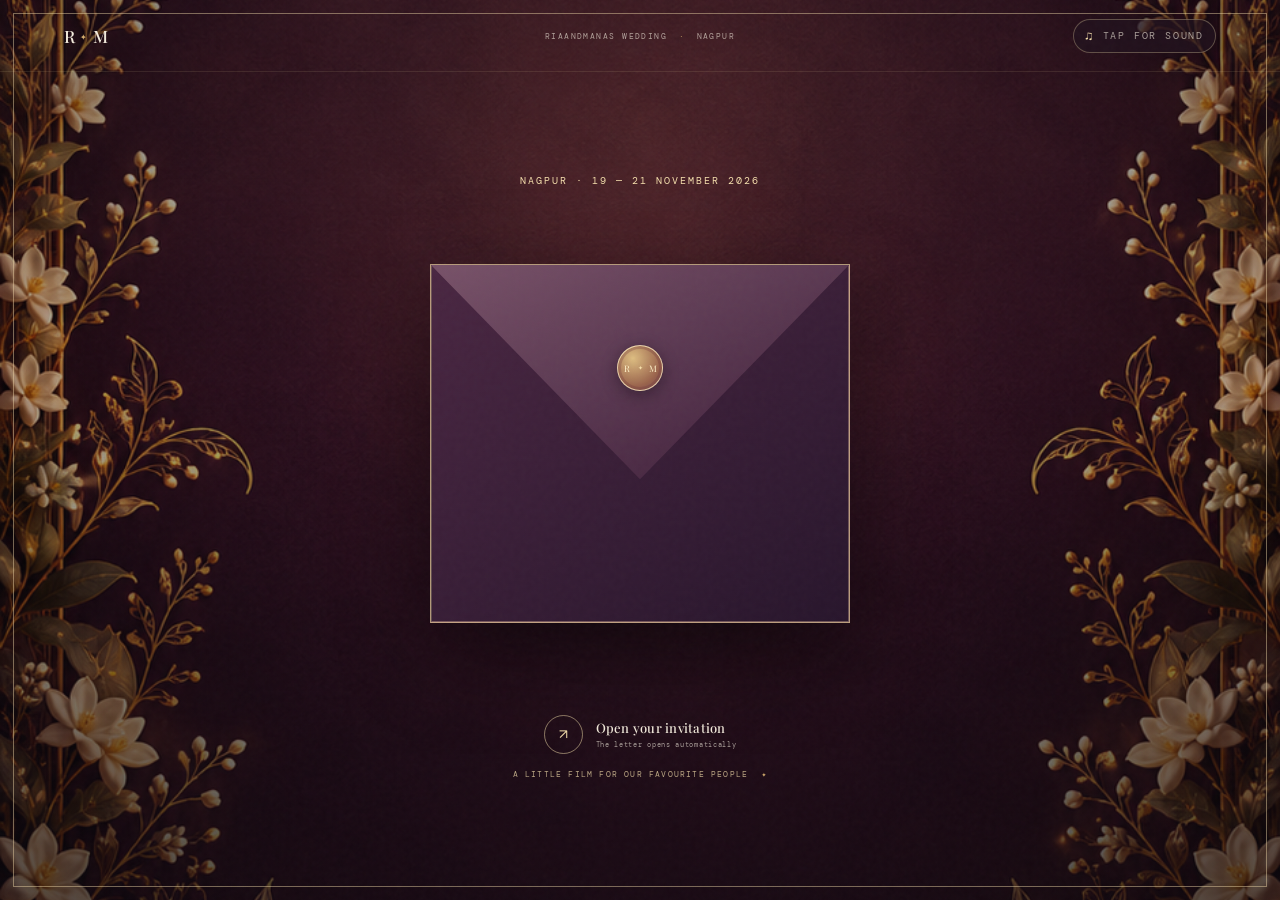
<file: index.html>
<!doctype html>
<html lang="en">
<head>
  <meta charset="utf-8">
  <meta name="viewport" content="width=device-width, initial-scale=1, viewport-fit=cover">
  <meta name="theme-color" content="#190f19">
  <meta name="description" content="A cinematic wedding invitation to celebrate Ria and Manas in Nagpur.">
  <meta property="og:title" content="RiaAndManas Wedding">
  <meta property="og:description" content="Open the letter and step into a continuous wedding film for Ria and Manas in Nagpur.">
  <meta property="og:type" content="website">
  <meta property="og:url" content="https://riawedsmanas.github.io/wedding-invite/">
  <meta property="og:image" content="https://riawedsmanas.github.io/wedding-invite/assets/og/whatsapp-invitation.png">
  <meta property="og:image:secure_url" content="https://riawedsmanas.github.io/wedding-invite/assets/og/whatsapp-invitation.png">
  <meta property="og:image:type" content="image/png">
  <meta property="og:image:width" content="1200">
  <meta property="og:image:height" content="630">
  <meta property="og:image:alt" content="Closed ivory wedding invitation envelope sealed with a burgundy RM monogram.">
  <meta name="twitter:card" content="summary_large_image">
  <meta name="twitter:title" content="RiaAndManas Wedding">
  <meta name="twitter:description" content="Open the letter and celebrate Ria and Manas in Nagpur.">
  <meta name="twitter:image" content="https://riawedsmanas.github.io/wedding-invite/assets/og/whatsapp-invitation.png">
  <title>RiaAndManas Wedding</title>
  <link rel="icon" href="assets/lotus.svg" type="image/svg+xml">
  <link rel="stylesheet" href="styles.css?v=20261025-copy-spacing-dates">
  <script src="script.js?v=20261025-mobile-transition" defer></script>
</head>
<body>
  <div class="grain" aria-hidden="true"></div>
  <svg class="film-filter-defs" aria-hidden="true" focusable="false">
    <filter id="animated-film" color-interpolation-filters="sRGB" x="-2%" y="-2%" width="104%" height="104%">
      <feColorMatrix in="SourceGraphic" type="saturate" values="1.1" result="rich" />
      <feGaussianBlur in="rich" stdDeviation=".4" result="soft" />
      <feComponentTransfer in="soft" result="poster">
        <feFuncR type="discrete" tableValues="0 .18 .36 .54 .72 .9 1" />
        <feFuncG type="discrete" tableValues="0 .18 .36 .54 .72 .9 1" />
        <feFuncB type="discrete" tableValues="0 .18 .36 .54 .72 .9 1" />
      </feComponentTransfer>
      <feConvolveMatrix in="poster" order="3" kernelMatrix="0 -.1 0 -.1 1.4 -.1 0 -.1 0" preserveAlpha="true" edgeMode="duplicate" />
    </filter>
  </svg>

  <header class="masthead">
    <a class="monogram" href="#cover" aria-label="Ria and Manas invitation cover">R<span>✦</span>M</a>
    <p class="masthead-label">RIAANDMANAS WEDDING <span>·</span> NAGPUR</p>
    <button class="sound-toggle" id="sound-toggle" type="button" aria-label="Turn music on" hidden>
      <span class="sound-icon" aria-hidden="true">♫</span><span id="sound-label">SOUND OFF</span>
    </button>
  </header>

  <main>
    <section class="cover" id="cover" aria-labelledby="cover-title">
      <div class="cover-orbit cover-orbit--one" aria-hidden="true"></div>
      <div class="cover-orbit cover-orbit--two" aria-hidden="true"></div>
      <div class="cover-stars" aria-hidden="true"><i>✦</i><i>·</i><i>✧</i><i>·</i><i>✦</i></div>
      <p class="cover-overline" id="cover-date-copy">NAGPUR · 19 — 21 NOVEMBER 2026</p>

      <div class="envelope-scene" id="envelope-scene">
        <div class="envelope-shadow" aria-hidden="true"></div>
        <article class="letter-paper" id="letter-paper" aria-label="Wedding invitation letter">
          <div class="letter-corner letter-corner--tl" aria-hidden="true">✦</div>
          <div class="letter-corner letter-corner--tr" aria-hidden="true">✦</div>
          <div class="letter-corner letter-corner--bl" aria-hidden="true">✦</div>
          <div class="letter-corner letter-corner--br" aria-hidden="true">✦</div>
          <p class="letter-label">WITH THE BLESSINGS OF OUR FAMILIES</p>
          <h1 id="cover-title">Ria <i>&amp;</i><br>Manas</h1>
          <p class="letter-subtitle">invite you to join us</p>
          <div class="letter-rule" aria-hidden="true"><span>✦</span></div>
          <p class="letter-to" id="guest-greeting">Dear Friends &amp; Family,</p>
          <p class="letter-copy">With immense joy, we invite you to celebrate the beautiful beginning of Ria &amp; Manas’s new journey together. Your presence, love and blessings mean the world to us.</p>
          <p class="letter-date" id="letter-date-copy">19 — 21 NOVEMBER 2026 · NAGPUR</p>
          <button class="letter-continue" id="begin-journey" type="button">
            ENTER THE CELEBRATIONS <span aria-hidden="true">↘</span>
          </button>
        </article>

        <div class="envelope" id="envelope" aria-hidden="true">
          <div class="envelope-back"></div>
          <div class="envelope-pocket"></div>
          <div class="envelope-flap"></div>
          <div class="envelope-seal"><span>R</span><i>✦</i><span>M</span></div>
        </div>
      </div>

      <button class="open-invite" id="open-invite" type="button" aria-expanded="false" aria-controls="letter-paper">
        <span class="open-icon" aria-hidden="true">↗</span>
        <span><strong>Open your invitation</strong><small>The letter opens automatically</small></span>
      </button>
      <p class="cover-footnote">A LITTLE FILM FOR OUR FAVOURITE PEOPLE <span>✦</span></p>
    </section>

    <section class="journey-intro" id="journey-intro" hidden aria-labelledby="journey-title">
      <div class="journey-intro-mark" aria-hidden="true">✦</div>
      <p class="eyebrow"><span id="selected-day-count">THREE DAYS</span> <span>·</span> <span id="selected-activity-label">CELEBRATION FILMS</span> <span>·</span> ONE BEAUTIFUL BEGINNING</p>
      <h2 id="journey-title">Let the celebrations<br>unfold.</h2>
      <p class="journey-intro-copy" id="journey-intro-copy">Each moment has a little story of its own.<br>Stay with us; the celebrations flow on.</p>
      <button class="start-story" id="start-story" type="button">BEGIN THE STORY <span aria-hidden="true">↓</span></button>
      <div class="journey-intro-line" aria-hidden="true"></div>
      <p class="journey-intro-small"><span id="film-count-label">FIVE FILMS</span> <span>·</span> <span id="continuous-label">ONE CONTINUOUS CELEBRATION</span> <span>✦</span></p>
    </section>

    <div class="event-journey" id="event-journey" hidden>
      <div class="story-progress" aria-hidden="true"><span id="story-progress-fill"></span></div>
      <div class="story-counter" id="story-counter" aria-live="polite">01 <span>/</span> 05</div>
      <button class="journey-exit" type="button" data-exit aria-label="Return to the invitation letter">← <span>BACK TO LETTER</span></button>

      <section class="event-chapter is-active" id="janeu" data-event="janeu" data-index="0" aria-labelledby="janeu-title" style="--event-poster:url('assets/events/invite-bg-janeu.jpg')">
        <div class="chapter-art">
          <div class="film-backdrop" aria-hidden="true"></div>
          <video class="chapter-film" muted playsinline preload="none" poster="assets/events/invite-bg-janeu.jpg" aria-label="Full-frame cinematic video of a Janeu ceremony">
            <source src="assets/events/janeu.mp4" type="video/mp4">
          </video>
          <div class="art-shade" aria-hidden="true"></div>
          <div class="art-grain" aria-hidden="true"></div>
          <div class="art-light" aria-hidden="true"></div>
          <div class="event-effects event-effects--janeu" aria-hidden="true">
            <svg class="janeu-thread" viewBox="0 0 420 240" preserveAspectRatio="none">
              <path class="thread-shadow" d="M-20 162 C56 104 93 181 152 139 S258 102 318 143 S382 175 442 112" />
              <path class="thread-line" d="M-20 158 C56 100 93 177 152 135 S258 98 318 139 S382 171 442 108" />
              <path class="thread-highlight" d="M-20 154 C56 96 93 173 152 131 S258 94 318 135 S382 167 442 104" />
              <circle class="thread-glint" cx="151" cy="135" r="3"/><circle class="thread-glint thread-glint--two" cx="318" cy="139" r="2.5"/>
            </svg>
          </div>
          <div class="chapter-meta"><span>ACT 01</span><i>✦</i><span>19 NOVEMBER</span></div>
          <div class="intro-title">
            <p>A BLESSED BEGINNING</p>
            <h2 id="janeu-title">Janeu<br>Ceremony</h2>
            <span class="scene-status"><b></b> A MOMENT IS UNFOLDING</span>
          </div>
          <div class="film-progress" aria-hidden="true"><span></span></div>
          <button class="scene-skip" type="button" data-advance>NEXT EVENT <span aria-hidden="true">↗</span></button>
          <div class="frame-corner frame-corner--top" aria-hidden="true"></div>
          <div class="frame-corner frame-corner--bottom" aria-hidden="true"></div>
        </div>
        <div class="chapter-info">
          <div class="waiting-copy"><span class="waiting-orbit"><span>✦</span></span><p>THE MOMENT IS UNFOLDING</p></div>
          <div class="event-reveal" aria-hidden="true">
          <p class="info-index">A SACRED THREAD <span>·</span> A NEW CHAPTER</p>
          <h3>Janeu Ceremony</h3>
          <div class="event-details">
            <div><span>WHEN</span><strong>19th November<br>10:00 AM onwards</strong></div>
            <div><span>WHERE</span><strong><a class="venue-map-link" href="https://maps.google.com/?q=Rihayash+Apartment+Rajnagar+Nagpur" target="_blank" rel="noopener noreferrer">Rihayash Apartment<br>Rajnagar, Nagpur</a></strong></div>
          </div>
          <div class="info-actions">
            <a class="map-action" href="https://maps.google.com/?q=Rihayash+Apartment+Rajnagar+Nagpur" target="_blank" rel="noopener noreferrer">OPEN IN MAPS <span aria-hidden="true">↗</span></a>
            <button class="replay-action" type="button" data-replay>REPLAY SCENE <span aria-hidden="true">↻</span></button>
          </div>
          <button class="next-event" type="button" data-next="1"><span>UP NEXT</span> HALDI CARNIVAL <i aria-hidden="true">↓</i></button>
          </div>
          <span class="info-watermark" aria-hidden="true">01</span>
        </div>
      </section>

      <section class="event-chapter" id="sukhmani" data-event="sukhmani" data-index="1" aria-labelledby="sukhmani-title" hidden style="--event-poster:url('assets/events/invite-bg-sukhmani.jpg')">
        <div class="chapter-art">
          <div class="film-backdrop" aria-hidden="true"></div>
          <video class="chapter-film" muted playsinline preload="none" poster="assets/events/invite-bg-sukhmani.jpg" aria-label="Animated cinematic video of a Sukhmani Sahib paath in a softly lit prayer hall">
            <source src="assets/events/sukhmani-paath.mp4" type="video/mp4">
          </video>
          <div class="art-shade" aria-hidden="true"></div><div class="art-grain" aria-hidden="true"></div><div class="art-light" aria-hidden="true"></div>
          <div class="event-effects event-effects--sukhmani" aria-hidden="true"><span class="prayer-glow prayer-glow--one"></span><span class="prayer-glow prayer-glow--two"></span><span class="prayer-petal prayer-petal--one">✿</span><span class="prayer-petal prayer-petal--two">✿</span><span class="prayer-petal prayer-petal--three">✿</span></div>
          <div class="chapter-meta"><span>ACT 01</span><i>✦</i><span data-sukhmani-film-date>19 NOVEMBER 2026</span></div>
          <div class="intro-title"><p>A MOMENT OF PRAYER</p><h2 id="sukhmani-title">Sukhmani<br>Sahib Paath</h2><span class="scene-status"><b></b> A PEACEFUL BEGINNING</span></div>
          <div class="film-progress" aria-hidden="true"><span></span></div><button class="scene-skip" type="button" data-advance>NEXT EVENT <span aria-hidden="true">↗</span></button>
          <div class="frame-corner frame-corner--top" aria-hidden="true"></div><div class="frame-corner frame-corner--bottom" aria-hidden="true"></div>
        </div>
        <div class="chapter-info">
          <div class="waiting-copy"><span class="waiting-orbit"><span>✦</span></span><p>THE MOMENT IS UNFOLDING</p></div>
          <div class="event-reveal" aria-hidden="true">
            <p class="info-index">A PRAYER FOR PEACE <span>·</span> A BLESSED BEGINNING</p>
            <h3>Sukhmani Sahib Paath</h3>
            <div class="event-details">
              <div><span>WHEN</span><strong data-sukhmani-when>19th November 2026<br>5:30 PM onwards</strong></div>
              <div><span>WHERE</span><strong><a class="venue-map-link" data-sukhmani-where href="https://goo.gl/maps/ggq18AmDZNJyb4Kn8?g_st=aw" target="_blank" rel="noopener noreferrer">At Our Residence (Civil Lines)</a></strong></div>
            </div>
            <div class="info-actions"><a class="map-action" data-sukhmani-map href="https://www.google.com/maps/search/?api=1&amp;query=Civil+Lines+Nagpur" target="_blank" rel="noopener noreferrer">OPEN IN MAPS <span aria-hidden="true">↗</span></a><button class="replay-action" type="button" data-replay>REPLAY SCENE <span aria-hidden="true">↻</span></button></div>
            <button class="next-event" type="button" data-next="2"><span>UP NEXT</span> HALDI CARNIVAL <i aria-hidden="true">↓</i></button>
          </div><span class="info-watermark" aria-hidden="true">01</span>
        </div>
      </section>

      <section class="event-chapter" id="haldi" data-event="haldi" data-index="1" aria-labelledby="haldi-title" style="--event-poster:url('assets/events/invite-bg-haldi.jpg')">
        <div class="chapter-art">
          <div class="film-backdrop" aria-hidden="true"></div>
          <video class="chapter-film" muted playsinline preload="none" poster="assets/events/invite-bg-haldi.jpg" aria-label="Full-frame cinematic video of the Haldi Carnival arrival on a decorated ATV">
            <source src="assets/events/haldi-carnival.mp4" type="video/mp4">
          </video>
          <div class="art-shade" aria-hidden="true"></div><div class="art-grain" aria-hidden="true"></div><div class="art-light" aria-hidden="true"></div>
          <div class="event-effects event-effects--haldi" aria-hidden="true">
            <span class="gulal-cloud gulal-cloud--one"></span><span class="gulal-cloud gulal-cloud--two"></span><span class="gulal-cloud gulal-cloud--three"></span>
            <span class="gulal-dot gulal-dot--one"></span><span class="gulal-dot gulal-dot--two"></span><span class="gulal-dot gulal-dot--three"></span><span class="gulal-dot gulal-dot--four"></span>
            <svg class="popper popper--left" viewBox="0 0 110 160"><path class="popper-tube" d="M12 146 46 69l33 15-33 76Z"/><path class="popper-rim" d="m42 69 38 16"/><path class="popper-spark" d="m74 54 6-13m12 25 13-7m-12 24 14 3M70 39l-1-13"/></svg>
            <svg class="popper popper--right" viewBox="0 0 110 160"><path class="popper-tube" d="m98 146-34-77-33 15 33 76Z"/><path class="popper-rim" d="m68 69-38 16"/><path class="popper-spark" d="m36 54-6-13m-12 25-13-7m12 24-14 3m17-47 1-13"/></svg>
            <span class="confetti confetti--one"></span><span class="confetti confetti--two"></span><span class="confetti confetti--three"></span><span class="confetti confetti--four"></span>
          </div>
          <div class="chapter-meta"><span>ACT 02</span><i>✦</i><span>20 NOVEMBER</span></div>
          <div class="intro-title"><p>COLOUR, CHAOS &amp; JOY</p><h2 id="haldi-title">Haldi<br>Carnival</h2><span class="scene-status"><b></b> THE CARNIVAL IS ARRIVING</span></div>
          <div class="film-progress" aria-hidden="true"><span></span></div><button class="scene-skip" type="button" data-advance>NEXT EVENT <span aria-hidden="true">↗</span></button>
          <div class="frame-corner frame-corner--top" aria-hidden="true"></div><div class="frame-corner frame-corner--bottom" aria-hidden="true"></div>
        </div>
        <div class="chapter-info">
          <div class="waiting-copy"><span class="waiting-orbit"><span>✦</span></span><p>THE MOMENT IS UNFOLDING</p></div>
          <div class="event-reveal" aria-hidden="true">
          <p class="info-index">THE HALDI CARNIVAL <span>·</span> LET THE FUN BEGIN</p>
          <h3>Haldi Carnival</h3>
          <div class="event-details">
            <div><span>WHEN</span><strong>20th November<br>11:00 AM onwards</strong></div>
            <div><span>WHERE</span><strong><a class="venue-map-link" href="https://maps.google.com/?q=Signature+Resorts+Surabardi+Road+Nagpur" target="_blank" rel="noopener noreferrer">Signature Resorts<br>Nagpur</a></strong></div>
          </div>
          <div class="info-actions"><a class="map-action" href="https://www.google.com/maps/search/?api=1&amp;query=Signature+Resorts+Surabardi+Road+Nagpur" target="_blank" rel="noopener noreferrer">OPEN IN MAPS <span aria-hidden="true">↗</span></a><button class="replay-action" type="button" data-replay>REPLAY SCENE <span aria-hidden="true">↻</span></button></div>
          <button class="next-event" type="button" data-next="2"><span>UP NEXT</span> SANGEET CEREMONY <i aria-hidden="true">↓</i></button>
          </div><span class="info-watermark" aria-hidden="true">02</span>
        </div>
      </section>

      <section class="event-chapter" id="sangeet" data-event="sangeet" data-index="2" aria-labelledby="sangeet-title" style="--event-poster:url('assets/events/invite-bg-sangeet.jpg')">
        <div class="chapter-art">
          <div class="film-backdrop" aria-hidden="true"></div>
          <video class="chapter-film" muted playsinline preload="none" poster="assets/events/invite-bg-sangeet.jpg" aria-label="Full-frame cinematic video of a couple dancing at the Sangeet">
            <source src="assets/events/sangeet.mp4" type="video/mp4">
          </video>
          <div class="art-shade" aria-hidden="true"></div><div class="art-grain" aria-hidden="true"></div><div class="art-light" aria-hidden="true"></div>
          <div class="event-effects event-effects--sangeet" aria-hidden="true">
            <span class="disco-beam disco-beam--one"></span><span class="disco-beam disco-beam--two"></span><span class="disco-beam disco-beam--three"></span>
            <span class="disco-ball"><i></i><i></i><i></i><i></i><i></i><b></b></span>
            <span class="disco-glint disco-glint--one">✦</span><span class="disco-glint disco-glint--two">✧</span><span class="disco-glint disco-glint--three">✦</span>
          </div>
          <div class="chapter-meta"><span>ACT 03</span><i>✦</i><span>20 NOVEMBER</span></div>
          <div class="intro-title"><p>ONE FLOOR <span>·</span> ALL HEART</p><h2 id="sangeet-title">Sangeet<br>Ceremony</h2><span class="scene-status"><b></b> THE NIGHT IS IN MOTION</span></div>
          <div class="film-progress" aria-hidden="true"><span></span></div><button class="scene-skip" type="button" data-advance>NEXT EVENT <span aria-hidden="true">↗</span></button>
          <div class="frame-corner frame-corner--top" aria-hidden="true"></div><div class="frame-corner frame-corner--bottom" aria-hidden="true"></div>
        </div>
        <div class="chapter-info">
          <div class="waiting-copy"><span class="waiting-orbit"><span>✦</span></span><p>THE MOMENT IS UNFOLDING</p></div>
          <div class="event-reveal" aria-hidden="true">
          <p class="info-index">MUSIC, DANCE <span>·</span> MEMORIES</p>
          <h3>Sangeet Ceremony</h3>
          <div class="event-details">
            <div><span>WHEN</span><strong>20th November<br>7:00 PM onwards</strong></div>
            <div><span>WHERE</span><strong><a class="venue-map-link" href="https://maps.google.com/?q=Dublin+Nagpur" target="_blank" rel="noopener noreferrer">Dublin<br>Nagpur</a></strong></div>
          </div>
          <div class="info-actions"><a class="map-action" href="https://www.google.com/maps/search/?api=1&amp;query=Dublin+Nagpur" target="_blank" rel="noopener noreferrer">OPEN IN MAPS <span aria-hidden="true">↗</span></a><button class="replay-action" type="button" data-replay>REPLAY SCENE <span aria-hidden="true">↻</span></button></div>
          <button class="next-event" type="button" data-next="3"><span>UP NEXT</span> BAARAT <i aria-hidden="true">↓</i></button>
          </div><span class="info-watermark" aria-hidden="true">03</span>
        </div>
      </section>

      <section class="event-chapter" id="baarat" data-event="baarat" data-index="3" aria-labelledby="baarat-title" style="--event-poster:url('assets/events/invite-bg-baarat.jpg')">
        <div class="chapter-art">
          <div class="film-backdrop" aria-hidden="true"></div>
          <video class="chapter-film" muted playsinline preload="none" poster="assets/events/invite-bg-baarat.jpg" aria-label="Full-frame animated video of the wedding Baarat procession">
            <source src="assets/events/baarat.mp4" type="video/mp4">
          </video>
          <div class="art-shade" aria-hidden="true"></div><div class="art-grain" aria-hidden="true"></div><div class="art-light" aria-hidden="true"></div>
          <div class="event-effects event-effects--baarat" aria-hidden="true">
            <span class="dhol-wave dhol-wave--one"></span><span class="dhol-wave dhol-wave--two"></span><span class="dhol-wave dhol-wave--three"></span>
            <svg class="procession-dhol" viewBox="0 0 180 140"><path class="dhol-body" d="M43 32 Q90 12 137 32 L137 108 Q90 128 43 108Z"/><ellipse class="dhol-head" cx="43" cy="70" rx="15" ry="39"/><ellipse class="dhol-head dhol-head--far" cx="137" cy="70" rx="15" ry="39"/><path class="dhol-lace" d="m45 37 91 66M45 52l91 36M45 69l91 0M45 87l91-35M45 103l91-66"/><path class="dhol-strap" d="M52 32 35 17m94 91 17 16"/></svg>
            <span class="procession-spark procession-spark--one"></span><span class="procession-spark procession-spark--two"></span><span class="procession-spark procession-spark--three"></span><span class="procession-spark procession-spark--four"></span>
          </div>
          <div class="chapter-meta"><span>ACT 04</span><i>✦</i><span>21 NOVEMBER</span></div>
          <div class="intro-title"><p>THE GRAND PROCESSION</p><h2 id="baarat-title">Baarat</h2><span class="scene-status"><b></b> THE PROCESSION DRAWS NEAR</span></div>
          <div class="film-progress" aria-hidden="true"><span></span></div><button class="scene-skip" type="button" data-advance>NEXT EVENT <span aria-hidden="true">↗</span></button>
          <div class="frame-corner frame-corner--top" aria-hidden="true"></div><div class="frame-corner frame-corner--bottom" aria-hidden="true"></div>
        </div>
        <div class="chapter-info">
          <div class="waiting-copy"><span class="waiting-orbit"><span>✦</span></span><p>THE MOMENT IS UNFOLDING</p></div>
          <div class="event-reveal" aria-hidden="true">
          <p class="info-index">DRUMS UP <span>·</span> HEARTS FULL</p>
          <h3>Baarat</h3>
          <div class="event-details">
            <div><span>WHEN</span><strong>21st November<br>10:00 AM onwards</strong></div>
            <div><span>WHERE</span><strong><a class="venue-map-link" href="https://maps.google.com/?q=Signature+Resorts+Surabardi+Road+Nagpur" target="_blank" rel="noopener noreferrer">Signature Resorts<br>Nagpur</a></strong></div>
          </div>
          <div class="info-actions"><a class="map-action" href="https://www.google.com/maps/search/?api=1&amp;query=Signature+Resorts+Surabardi+Road+Nagpur" target="_blank" rel="noopener noreferrer">OPEN IN MAPS <span aria-hidden="true">↗</span></a><button class="replay-action" type="button" data-replay>REPLAY SCENE <span aria-hidden="true">↻</span></button></div>
          <button class="next-event" type="button" data-next="4"><span>UP NEXT</span> WEDDING RECEPTION <i aria-hidden="true">↓</i></button>
          </div><span class="info-watermark" aria-hidden="true">04</span>
        </div>
      </section>

      <section class="event-chapter" id="reception" data-event="reception" data-index="4" aria-labelledby="reception-title" style="--event-poster:url('assets/events/invite-bg-reception.jpg')">
        <div class="chapter-art">
          <div class="film-backdrop" aria-hidden="true"></div>
          <video class="chapter-film" muted playsinline preload="none" poster="assets/events/invite-bg-reception.jpg" aria-label="Full-frame animated video of the wedding reception">
            <source src="assets/events/reception.mp4" type="video/mp4">
          </video>
          <div class="art-shade" aria-hidden="true"></div><div class="art-grain" aria-hidden="true"></div><div class="art-light" aria-hidden="true"></div>
          <div class="event-effects event-effects--fireworks" aria-hidden="true">
            <span class="confetti confetti--one"></span><span class="confetti confetti--two"></span><span class="confetti confetti--three"></span><span class="confetti confetti--four"></span>
            <svg class="firework firework--one" viewBox="0 0 180 180"><g><path d="M90 25v27M90 128v27M25 90h27M128 90h27M44 44l19 19m54 54 19 19m0-92-19 19M63 117l-19 19"/><path d="m90 42 5 25 16-18-10 24 25-2-23 12 22 13-25-4 7 24-17-19-8 24-2-26-21 14 13-22-26-6 25-4-16-20 23 12Z"/></g><circle cx="90" cy="90" r="4"/></svg>
            <svg class="firework firework--two" viewBox="0 0 180 180"><g><path d="M90 25v27M90 128v27M25 90h27M128 90h27M44 44l19 19m54 54 19 19m0-92-19 19M63 117l-19 19"/><path d="m90 42 5 25 16-18-10 24 25-2-23 12 22 13-25-4 7 24-17-19-8 24-2-26-21 14 13-22-26-6 25-4-16-20 23 12Z"/></g><circle cx="90" cy="90" r="4"/></svg>
            <svg class="firework firework--three" viewBox="0 0 180 180"><g><path d="M90 25v27M90 128v27M25 90h27M128 90h27M44 44l19 19m54 54 19 19m0-92-19 19M63 117l-19 19"/><path d="m90 42 5 25 16-18-10 24 25-2-23 12 22 13-25-4 7 24-17-19-8 24-2-26-21 14 13-22-26-6 25-4-16-20 23 12Z"/></g><circle cx="90" cy="90" r="4"/></svg>
          </div>
          <div class="chapter-meta"><span>ACT 05</span><i>✦</i><span>21 NOVEMBER</span></div>
          <div class="intro-title"><p>AND THEN, FOREVER</p><h2 id="reception-title">Wedding<br>Reception</h2><span class="scene-status"><b></b> ONE LAST MOMENT TOGETHER</span></div>
          <div class="film-progress" aria-hidden="true"><span></span></div><button class="scene-skip" type="button" data-advance>FINISH INVITATION <span aria-hidden="true">↗</span></button>
          <div class="frame-corner frame-corner--top" aria-hidden="true"></div><div class="frame-corner frame-corner--bottom" aria-hidden="true"></div>
        </div>
        <div class="chapter-info chapter-info--last">
          <div class="waiting-copy"><span class="waiting-orbit"><span>✦</span></span><p>THE MOMENT IS UNFOLDING</p></div>
          <div class="event-reveal" aria-hidden="true">
          <p class="info-index">A NIGHT TO REMEMBER <span>·</span> A LIFE TO BEGIN</p>
          <h3>Wedding Reception</h3>
          <div class="event-details">
            <div><span>WHEN</span><strong>21st November<br>7:00 PM onwards</strong></div>
            <div><span>WHERE</span><strong><a class="venue-map-link" href="https://maps.google.com/?q=Dublin+Nagpur" target="_blank" rel="noopener noreferrer">Dublin<br>Nagpur</a></strong></div>
          </div>
          <div class="info-actions"><a class="map-action" href="https://www.google.com/maps/search/?api=1&amp;query=Dublin+Nagpur" target="_blank" rel="noopener noreferrer">OPEN IN MAPS <span aria-hidden="true">↗</span></a><button class="replay-action" type="button" data-replay>REPLAY SCENE <span aria-hidden="true">↻</span></button></div>
          <button class="next-event next-event--end" type="button" data-exit><span>WITH LOVE,</span> RIA &amp; MANAS <i aria-hidden="true">↑</i></button>
          </div><span class="info-watermark" aria-hidden="true">05</span>
        </div>
      </section>

      <footer class="story-footer">
        <div class="footer-ornament" aria-hidden="true">✦ <span>❧</span> ✦</div>
        <p><span id="selected-moment-count">Five moments.</span> One beautiful beginning.</p>
        <strong>RIA <span>✦</span> MANAS</strong>
        <small><span id="footer-date-copy">19—21 NOVEMBER 2026</span> <i>·</i> NAGPUR</small>
      </footer>
    </div>
  </main>

  <audio id="wedding-audio" src="assets/audio/wedding_final_audio.mp3?v=20261025" autoplay loop preload="auto"></audio>
</body>
</html>
</file>
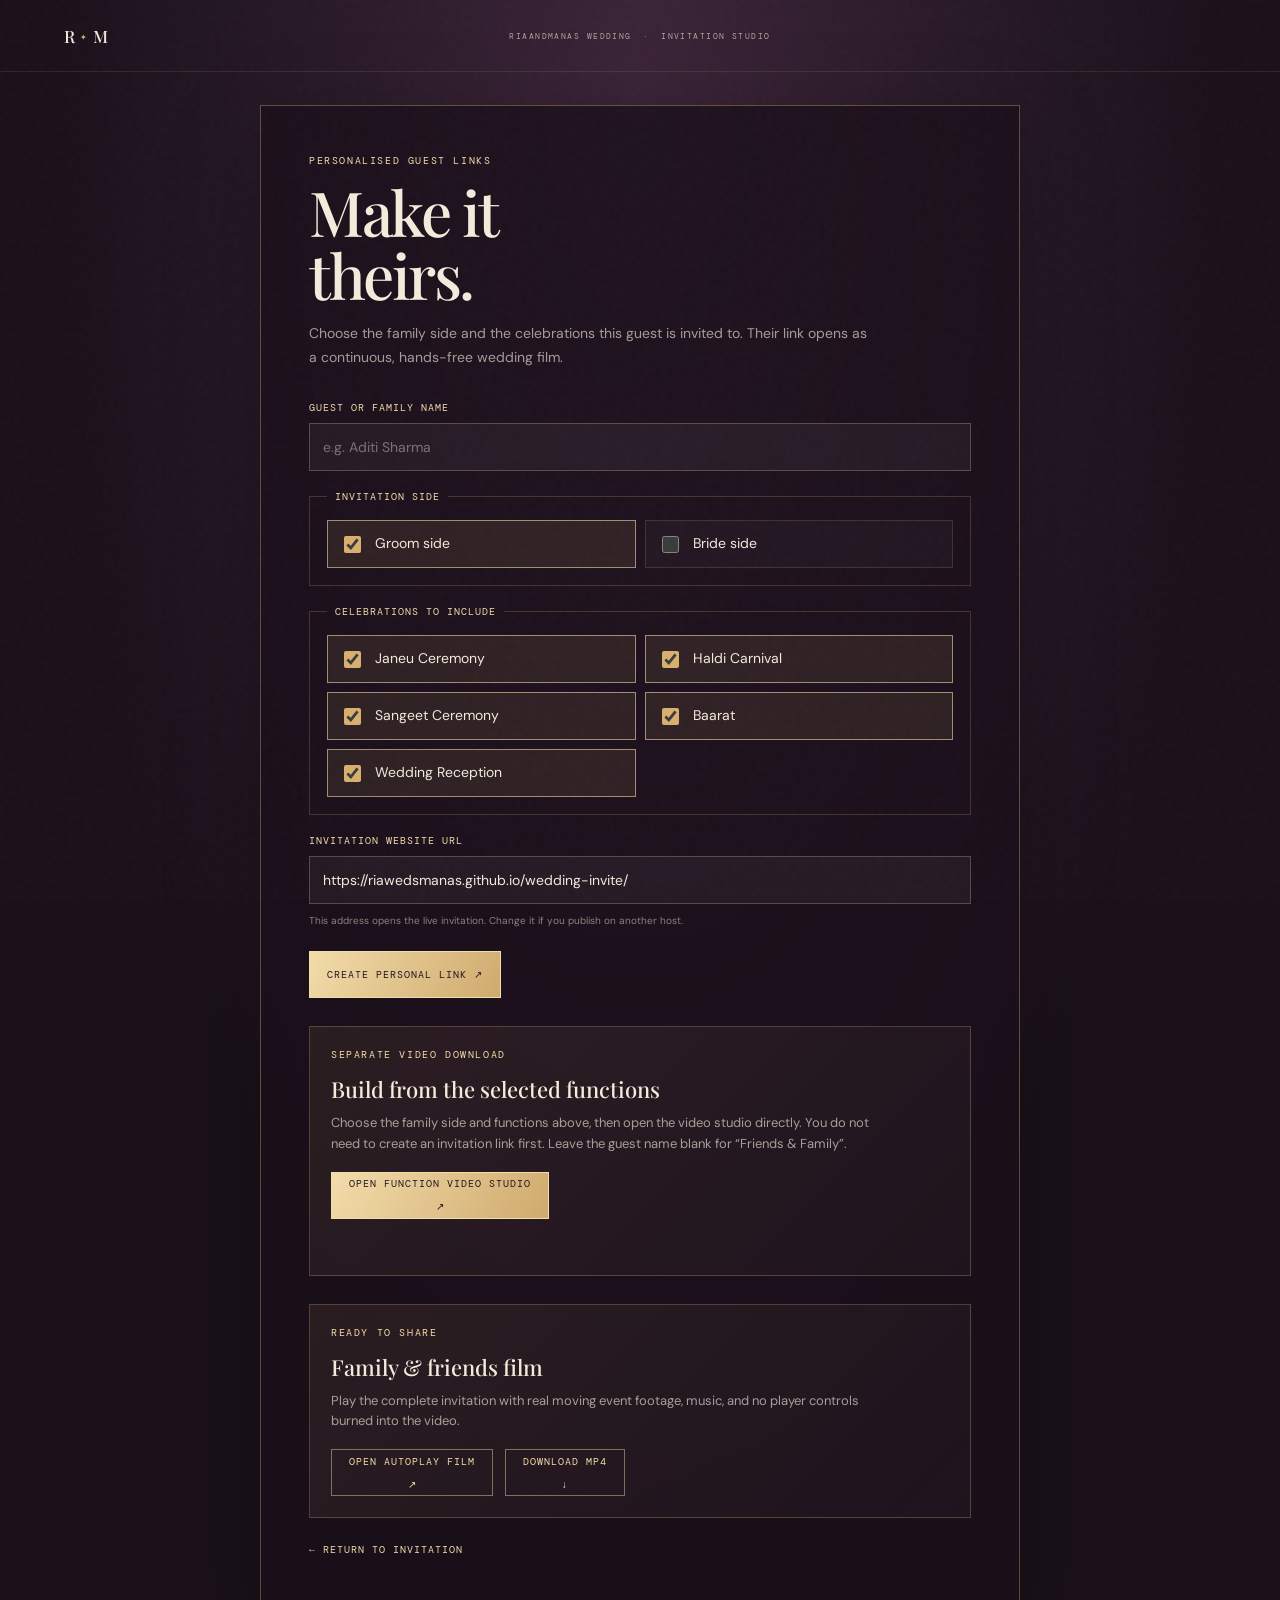
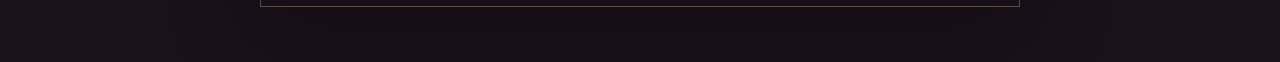
<file: admin.html>
<!doctype html>
<html lang="en">
<head>
  <meta charset="utf-8">
  <meta name="viewport" content="width=device-width, initial-scale=1, viewport-fit=cover">
  <meta name="theme-color" content="#190f19">
  <meta name="robots" content="noindex, nofollow">
  <title>RiaAndManas Wedding — Invitation Studio</title>
  <link rel="icon" href="assets/lotus.svg" type="image/svg+xml">
  <link rel="stylesheet" href="styles.css?v=20261025-copy-spacing-dates">
  <script src="admin.js?v=20261025-copy-spacing-dates" defer></script>
  <style>
    .admin-shell { min-height: 100svh; padding: 105px 20px 55px; background: radial-gradient(ellipse at 50% 5%, #3b2438, #1a111b 64%); }
    .admin-card { width: min(100%, 760px); margin: 0 auto; padding: clamp(23px, 5vw, 48px); border: 1px solid rgba(216,176,111,.38); background: rgba(25,15,25,.76); box-shadow: 0 25px 90px rgba(0,0,0,.24); backdrop-filter: blur(18px); }
    .admin-eyebrow { margin: 0 0 13px; color: var(--gold-light); font: 10px var(--mono); letter-spacing: .16em; }
    .admin-card h1 { margin: 0; color: var(--paper); font: 500 clamp(37px, 8vw, 62px)/1.02 var(--serif); letter-spacing: -.04em; }
    .admin-intro { max-width: 560px; margin: 16px 0 31px; color: var(--muted); font-size: 14px; line-height: 1.7; }
    .admin-form { display: grid; gap: 19px; }
    .admin-form > label, .admin-schedule label { display: grid; gap: 9px; color: var(--gold-light); font: 10px var(--mono); letter-spacing: .1em; }
    .admin-form input:not([type="checkbox"]), .admin-form textarea { width: 100%; color: var(--paper); border: 1px solid rgba(242,220,170,.25); border-radius: 0; background: rgba(255,255,255,.045); font: 14px var(--sans); letter-spacing: normal; }
    .admin-form input:not([type="checkbox"]) { min-height: 48px; padding: 0 13px; }
    .admin-form textarea { min-height: 248px; padding: 15px; line-height: 1.6; resize: vertical; }
    .admin-form input:focus, .admin-form textarea:focus { border-color: var(--gold); outline: 2px solid rgba(216,176,111,.22); outline-offset: 2px; }
    .admin-hint { margin: -10px 0 0; color: rgba(243,235,220,.52); font: 10px/1.5 var(--sans); }
    .admin-fieldset { margin: 0; padding: 17px; border: 1px solid rgba(216,176,111,.22); }
    .admin-fieldset legend { padding: 0 8px; color: var(--gold-light); font: 10px var(--mono); letter-spacing: .1em; }
    .admin-option-grid { display: grid; grid-template-columns: repeat(2, minmax(0, 1fr)); gap: 9px; }
    .admin-option { min-height: 48px; display: flex; align-items: center; gap: 11px; padding: 10px 12px; color: var(--paper); border: 1px solid rgba(242,220,170,.14); background: rgba(255,255,255,.025); font: 14px/1.4 var(--sans); letter-spacing: normal; cursor: pointer; }
    .admin-option:has(input:checked) { border-color: rgba(242,220,170,.59); background: rgba(216,176,111,.1); }
    .admin-option input { flex: none; width: 17px; height: 17px; accent-color: #d8b06f; }
    .admin-schedule { display: grid; gap: 14px; margin-top: 16px; padding-top: 16px; border-top: 1px solid rgba(216,176,111,.19); }
    .admin-schedule[hidden] { display: none; }
    .admin-schedule-title { margin: 0; color: rgba(243,235,220,.74); font: 10px/1.5 var(--sans); }
    .admin-actions { display: flex; flex-wrap: wrap; gap: 12px; margin-top: 4px; }
    .admin-button { min-height: 47px; padding: 0 17px; color: #241522; border: 1px solid var(--gold-light); background: linear-gradient(120deg, #f2dcaa, #cfaa6d); font: 10px var(--mono); letter-spacing: .1em; cursor: pointer; }
    .admin-button--secondary { color: var(--gold-light); border-color: rgba(242,220,170,.45); background: transparent; }
    .admin-result { margin-top: 33px; padding-top: 28px; border-top: 1px solid rgba(216,176,111,.25); }
    .admin-result h2 { margin: 0 0 17px; font: 500 25px var(--serif); }
    .admin-video-tool { margin-top: 28px; padding: 21px; border: 1px solid rgba(216,176,111,.28); background: linear-gradient(135deg,rgba(216,176,111,.09),rgba(255,255,255,.02)); }
    .admin-video-tool h3 { margin: 0; color: var(--paper); font: 500 22px var(--serif); }
    .admin-video-tool p { max-width: 540px; margin: 9px 0 17px; color: var(--muted); font-size: 13px; line-height: 1.6; }
    .admin-video-tool .admin-eyebrow { margin: 0 0 13px; color: var(--gold-light); font: 10px var(--mono); letter-spacing: .16em; }
    .admin-video-tool .admin-status { min-height: 22px; margin: 13px 0 0; color: var(--gold-light); font: 11px var(--sans); }
    .admin-video-tool .admin-actions { margin-top: 16px; }
    .admin-link { display: block; overflow-wrap: anywhere; color: var(--gold-light); font: 12px/1.6 var(--mono); }
    .admin-status { min-height: 22px; margin: 13px 0 0; color: var(--gold-light); font: 11px var(--sans); }
    .admin-back { display: inline-flex; margin-top: 25px; color: var(--gold-light); text-decoration: none; font: 10px var(--mono); letter-spacing: .1em; }
    @media(max-width: 520px) { .admin-shell { padding: 84px 14px 28px; } .admin-card { padding: 23px 19px; } .admin-actions { display: grid; } .admin-button { width: 100%; } .admin-option-grid { grid-template-columns: 1fr; } }
  </style>
</head>
<body>
  <div class="grain" aria-hidden="true"></div>
  <header class="masthead">
    <a class="monogram" href="index.html" aria-label="Ria and Manas invitation">R<span>✦</span>M</a>
    <p class="masthead-label">RIAANDMANAS WEDDING <span>·</span> INVITATION STUDIO</p>
  </header>
  <main class="admin-shell">
    <section class="admin-card" aria-labelledby="admin-title">
      <p class="admin-eyebrow">PERSONALISED GUEST LINKS</p>
      <h1 id="admin-title">Make it<br>theirs.</h1>
      <p class="admin-intro">Choose the family side and the celebrations this guest is invited to. Their link opens as a continuous, hands-free wedding film.</p>
      <form class="admin-form" id="invite-form">
        <label for="guest-name">GUEST OR FAMILY NAME
          <input id="guest-name" name="guest" autocomplete="name" maxlength="100" placeholder="e.g. Aditi Sharma" required>
        </label>
        <fieldset class="admin-fieldset">
          <legend>INVITATION SIDE</legend>
          <div class="admin-option-grid">
            <label class="admin-option"><input type="checkbox" id="side-groom" checked> Groom side</label>
            <label class="admin-option"><input type="checkbox" id="side-bride"> Bride side</label>
          </div>
        </fieldset>
        <fieldset class="admin-fieldset">
          <legend>CELEBRATIONS TO INCLUDE</legend>
          <div class="admin-option-grid">
            <label class="admin-option" data-side-option="groom"><input type="checkbox" id="event-janeu" checked> Janeu Ceremony</label>
            <label class="admin-option" data-side-option="bride" hidden><input type="checkbox" id="event-sukhmani"> Sukhmani Sahib Paath</label>
            <label class="admin-option"><input type="checkbox" id="event-haldi" checked> Haldi Carnival</label>
            <label class="admin-option"><input type="checkbox" id="event-sangeet" checked> Sangeet Ceremony</label>
            <label class="admin-option"><input type="checkbox" id="event-baarat" checked> Baarat</label>
            <label class="admin-option"><input type="checkbox" id="event-reception" checked> Wedding Reception</label>
          </div>
          <div class="admin-schedule" id="sukhmani-schedule" hidden>
            <p class="admin-schedule-title">Paath date defaults to 19th November 2026. You can change it for a specific invitation.</p>
            <label for="sukhmani-date">PAATH DATE<input id="sukhmani-date" type="text" maxlength="60" value="19th November 2026" placeholder="e.g. 19th November 2026"></label>
            <label for="sukhmani-time">START TIME<input id="sukhmani-time" type="text" maxlength="60" value="5:30 PM onwards" placeholder="e.g. 5:30 PM onwards"></label>
            <label for="sukhmani-venue">VENUE<input id="sukhmani-venue" type="text" maxlength="120" value="At Our Residence (Civil Lines)" placeholder="Venue and city"></label>
          </div>
        </fieldset>
        <label for="base-url">INVITATION WEBSITE URL
          <input id="base-url" name="base-url" type="url" value="https://riawedsmanas.github.io/wedding-invite/" required>
        </label>
        <p class="admin-hint">This address opens the live invitation. Change it if you publish on another host.</p>
        <div class="admin-actions">
          <button class="admin-button" type="submit">CREATE PERSONAL LINK <span aria-hidden="true">↗</span></button>
        </div>
      </form>
      <section class="admin-video-tool" aria-labelledby="standalone-video-title">
        <p class="admin-eyebrow">SEPARATE VIDEO DOWNLOAD</p>
        <h3 id="standalone-video-title">Build from the selected functions</h3>
        <p>Choose the family side and functions above, then open the video studio directly. You do not need to create an invitation link first. Leave the guest name blank for “Friends &amp; Family”.</p>
        <div class="admin-actions">
          <a class="admin-button" id="standalone-video-link" href="video-studio.html" style="display:grid;place-items:center;text-decoration:none">OPEN FUNCTION VIDEO STUDIO <span aria-hidden="true">↗</span></a>
        </div>
        <p class="admin-status" id="video-status" aria-live="polite"></p>
      </section>
      <section class="admin-result" id="invite-result" hidden aria-labelledby="result-title">
        <h2 id="result-title">Ready to share</h2>
        <a class="admin-link" id="guest-link" href="#" target="_blank" rel="noopener noreferrer"></a>
        <label for="invite-message" style="display:block;margin-top:23px;color:var(--gold-light);font:8px var(--mono);letter-spacing:.14em">WHATSAPP MESSAGE · INVITE LINK SEPARATE</label>
        <textarea id="invite-message" readonly aria-label="Complete invitation message"></textarea>
        <div class="admin-actions">
          <button class="admin-button" id="copy-message" type="button">COPY WHATSAPP MESSAGE</button>
          <button class="admin-button admin-button--secondary" id="copy-link" type="button">COPY LINK ONLY</button>
          <a class="admin-button admin-button--secondary" id="open-link" href="#" target="_blank" rel="noopener noreferrer" style="display:grid;place-items:center;text-decoration:none">PREVIEW INVITATION</a>
        </div>
        <p class="admin-status" id="copy-status" aria-live="polite"></p>
        <div class="admin-video-tool">
          <p class="admin-eyebrow">A SEPARATE SHAREABLE FILM</p>
          <h3>Your function video</h3>
          <p>A portrait video will be assembled from the actual event clips selected above, with this guest name and their event details. Open the video studio to preview and download it.</p>
          <div class="admin-actions">
          <a class="admin-button" id="video-builder-link" href="video-studio.html" style="display:grid;place-items:center;text-decoration:none">CREATE &amp; DOWNLOAD VIDEO <span aria-hidden="true">↗</span></a>
          </div>
        </div>
      </section>
      <section class="admin-video-tool" aria-labelledby="generic-video-title">
        <p class="admin-eyebrow">READY TO SHARE</p>
        <h3 id="generic-video-title">Family &amp; friends film</h3>
        <p>Play the complete invitation with real moving event footage, music, and no player controls burned into the video.</p>
        <div class="admin-actions">
          <a class="admin-button admin-button--secondary" href="family-invitation.html" style="display:grid;place-items:center;text-decoration:none">OPEN AUTOPLAY FILM <span aria-hidden="true">↗</span></a>
          <a class="admin-button admin-button--secondary" href="assets/videos/family-and-friends-invitation.mp4" download style="display:grid;place-items:center;text-decoration:none">DOWNLOAD MP4 <span aria-hidden="true">↓</span></a>
        </div>
      </section>
      <a class="admin-back" href="index.html">← RETURN TO INVITATION</a>
    </section>
  </main>
</body>
</html>
</file>
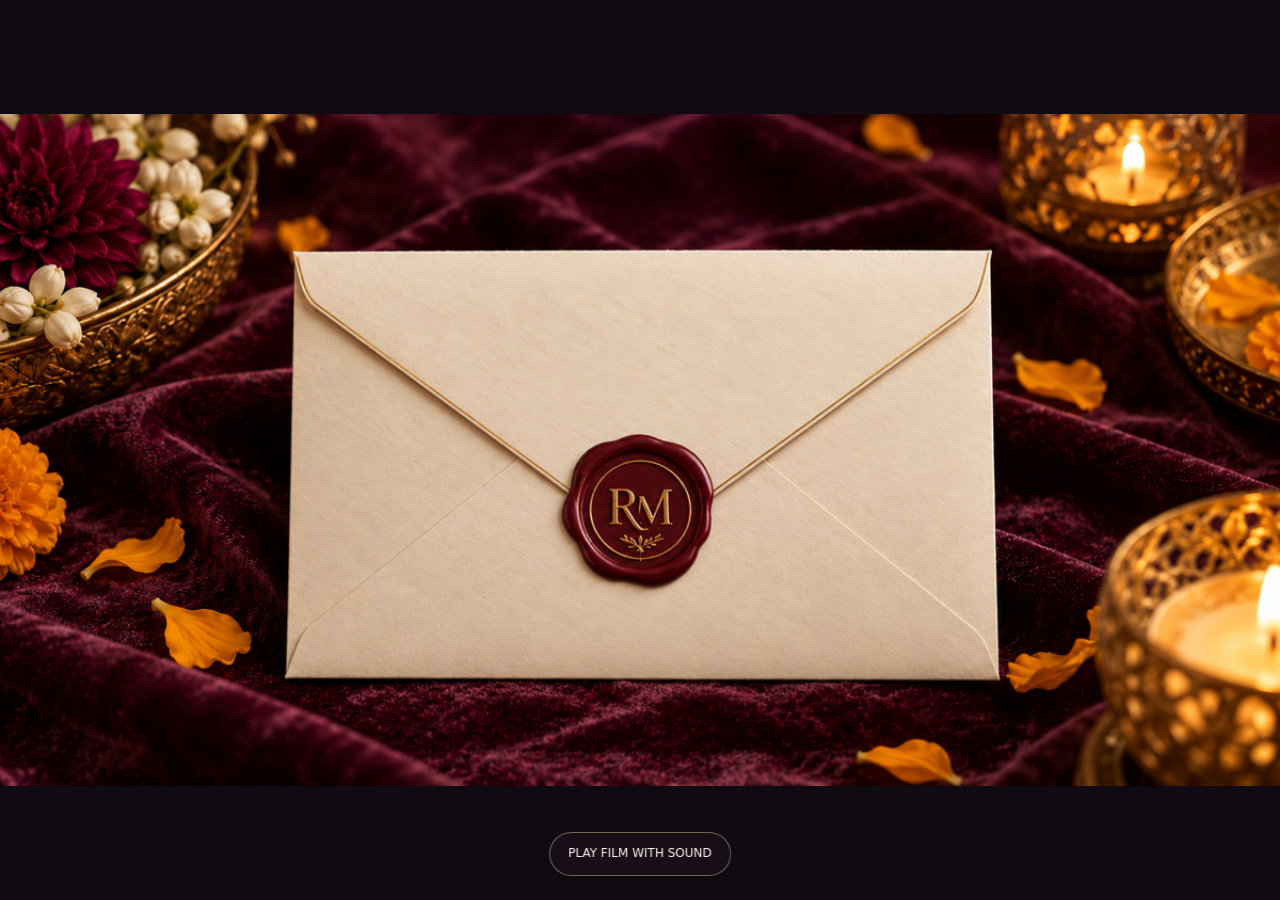
<file: family-invitation.html>
<!doctype html>
<html lang="en">
<head>
  <meta charset="utf-8">
  <meta name="viewport" content="width=device-width, initial-scale=1, viewport-fit=cover">
  <meta name="theme-color" content="#160e19">
  <meta name="description" content="A wedding celebration film for family and friends of Ria and Manas.">
  <meta property="og:title" content="Ria & Manas · Family & Friends Invitation Film">
  <meta property="og:description" content="A portrait invitation film with real moving celebration scenes and music.">
  <meta property="og:image" content="https://riawedsmanas.github.io/wedding-invite/assets/og/whatsapp-invitation.png">
  <meta name="twitter:card" content="summary_large_image">
  <title>Ria &amp; Manas — Family &amp; Friends Film</title>
  <style>
    * { box-sizing: border-box; }
    html,body { width:100%;height:100%;margin:0;background:#160e19;overflow:hidden; }
    body { display:grid;place-items:center; }
    video { display:block;width:100%;height:100%;object-fit:contain;background:#100b12; }
    .sound-prompt { position:fixed;z-index:2;left:50%;bottom:max(24px,env(safe-area-inset-bottom));transform:translateX(-50%);max-width:calc(100% - 32px);padding:13px 18px;color:#fbf6ed;border:1px solid rgba(242,220,170,.44);border-radius:999px;background:rgba(25,15,25,.8);font:12px/1.3 system-ui,sans-serif;white-space:nowrap;backdrop-filter:blur(14px);cursor:pointer; }
    .replay { position:fixed;inset:auto 0 0;display:none;padding:18px max(20px,env(safe-area-inset-right)) max(24px,env(safe-area-inset-bottom));color:#f2dcaa;text-align:center;background:linear-gradient(transparent,rgba(16,11,18,.85));font:13px system-ui,sans-serif;cursor:pointer; }
    .replay.is-visible { display:block; }
  </style>
</head>
<body>
  <video id="invite-film" autoplay playsinline preload="auto" poster="assets/og/whatsapp-invitation.png" aria-label="Ria and Manas wedding invitation film">
    <source src="assets/videos/family-and-friends-invitation.mp4" type="video/mp4">
  </video>
  <button class="sound-prompt" id="sound-prompt" type="button" hidden>PLAY FILM WITH SOUND</button>
  <button class="replay" id="replay" type="button">Replay the celebration film ↻</button>
  <script>
    const film = document.querySelector("#invite-film");
    const soundPrompt = document.querySelector("#sound-prompt");
    const replay = document.querySelector("#replay");
    const playWithSound = async () => {
      film.muted = false;
      film.volume = 1;
      try {
        await film.play();
        soundPrompt.hidden = true;
      } catch {
        soundPrompt.hidden = false;
      }
    };
    soundPrompt.addEventListener("click", playWithSound);
    film.addEventListener("loadeddata", playWithSound, { once: true });
    film.addEventListener("pointerdown", () => { if (film.paused) void playWithSound(); });
    film.addEventListener("play", () => { soundPrompt.hidden = true; });
    film.addEventListener("ended", () => replay.classList.add("is-visible"));
    replay.addEventListener("click", () => { replay.classList.remove("is-visible"); film.currentTime = 0; void playWithSound(); });
    void playWithSound();
  </script>
</body>
</html>
</file>
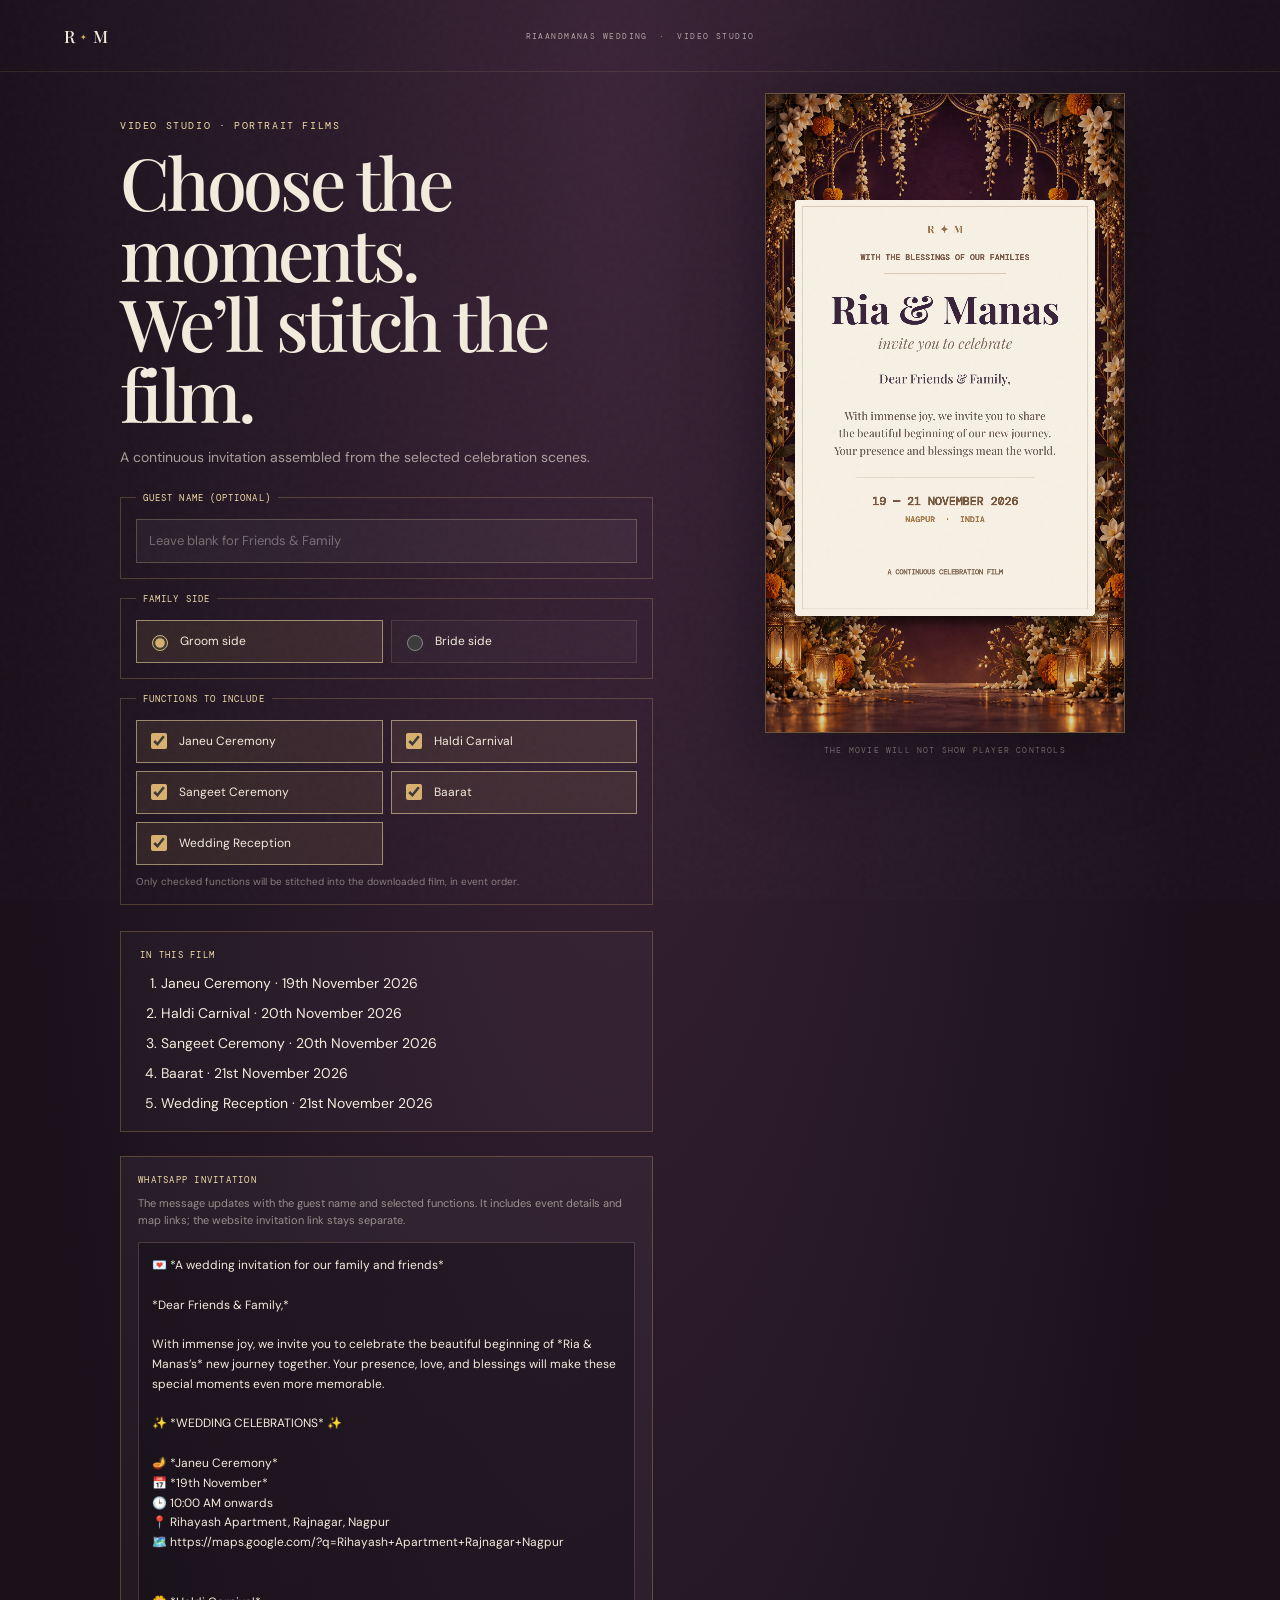
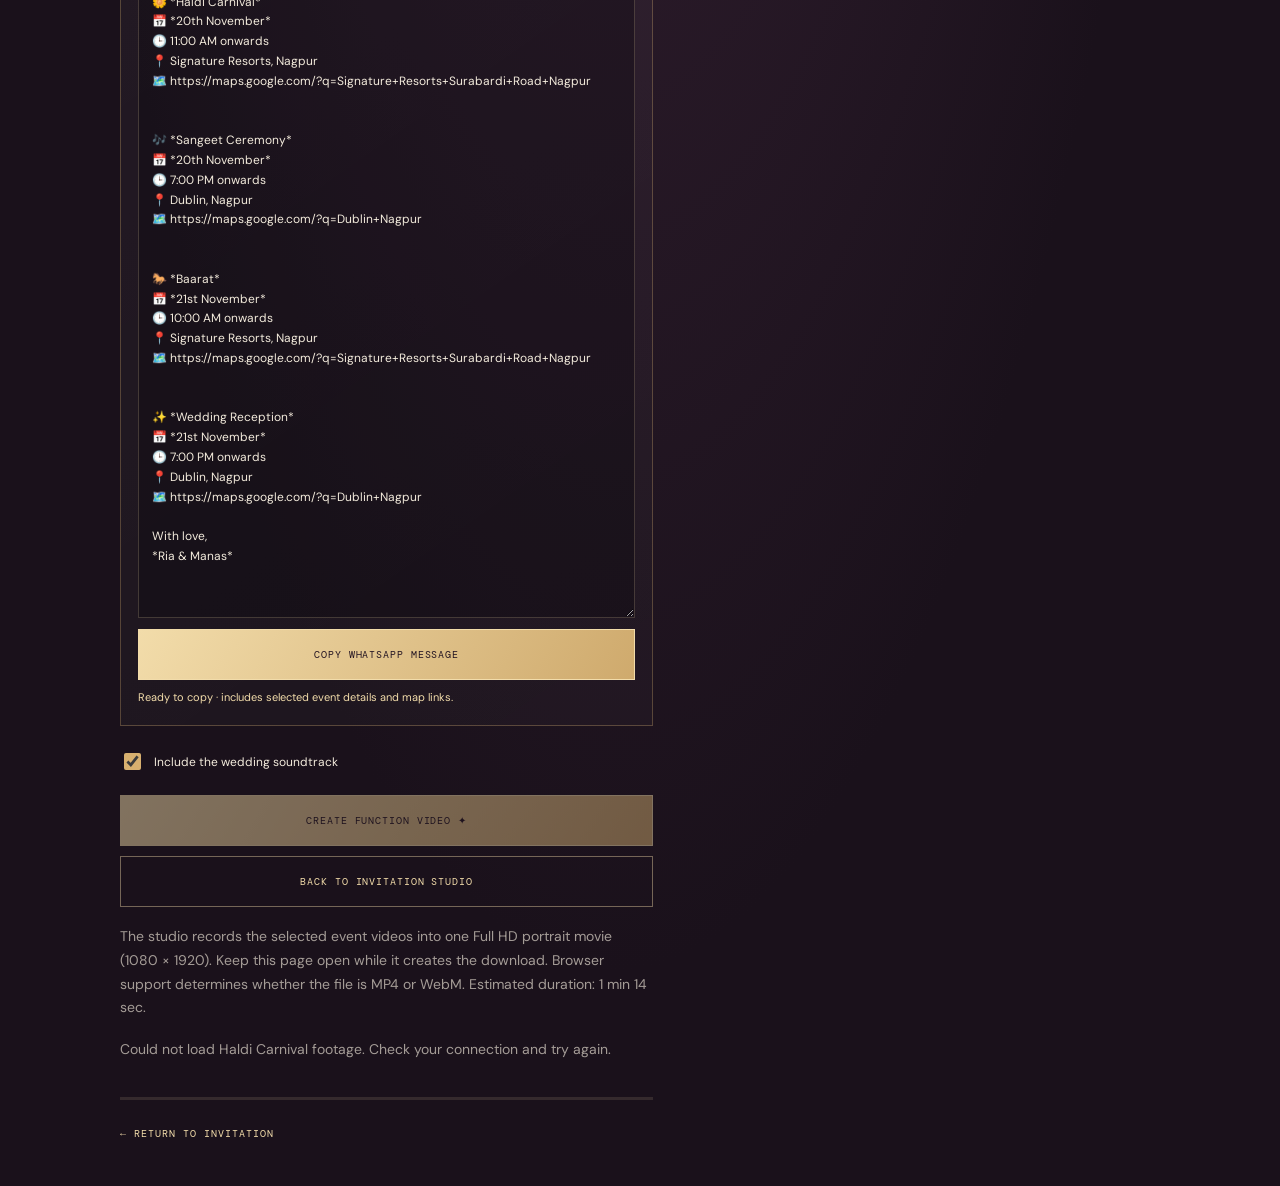
<file: video-maker.html>
<!doctype html>
<html lang="en">
<head>
  <meta charset="utf-8">
  <meta name="viewport" content="width=device-width, initial-scale=1">
  <meta name="robots" content="noindex, nofollow">
  <title>Opening Video Studio…</title>
  <script>
    window.location.replace(`video-studio.html${window.location.search}${window.location.hash}`);
  </script>
</head>
<body>
  <p>Opening the <a href="video-studio.html">RiaAndManas Video Studio</a>…</p>
</body>
</html>
</file>
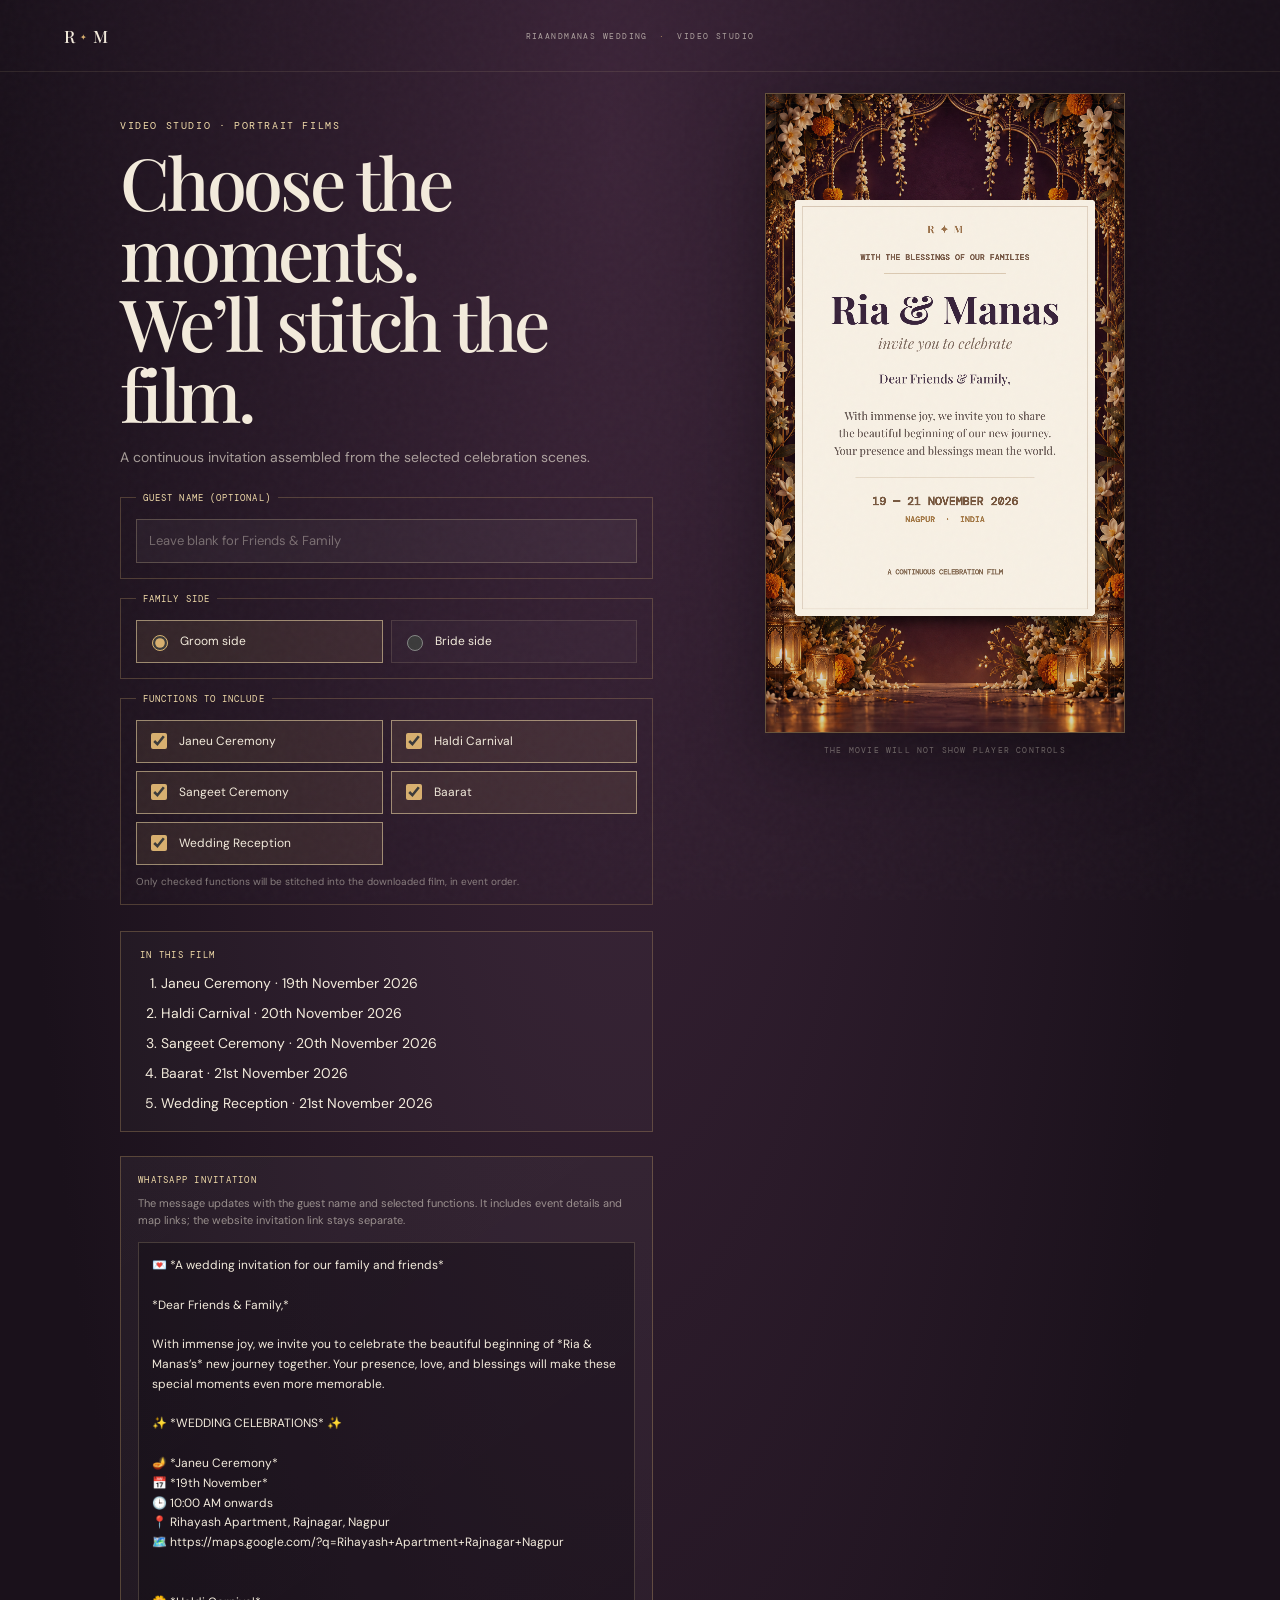
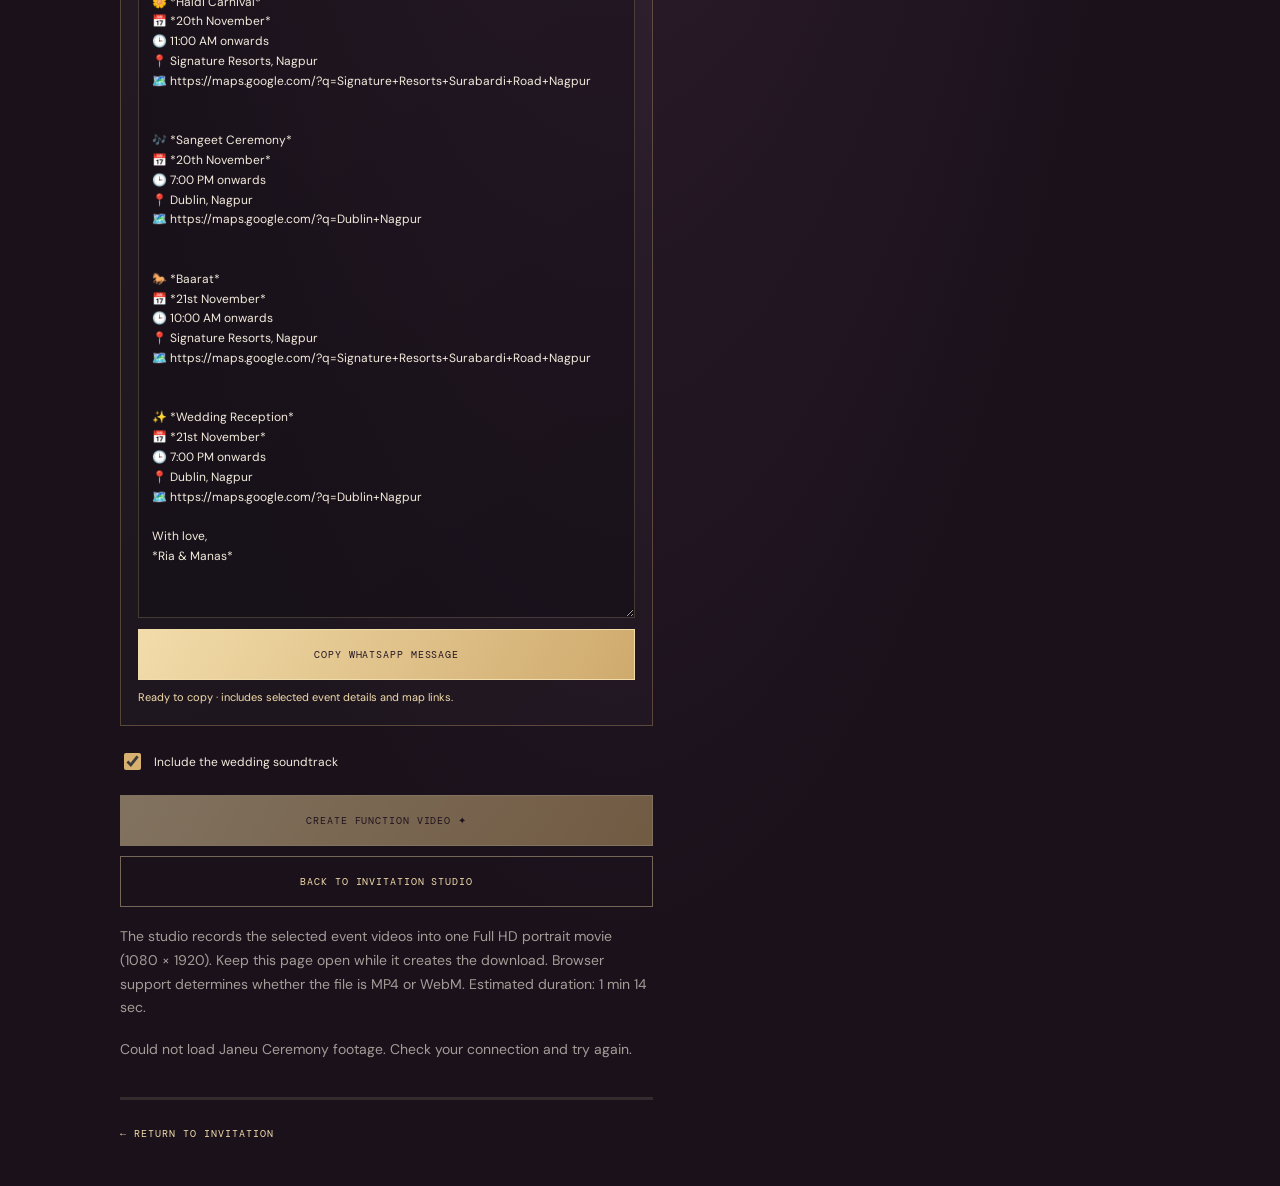
<file: video-studio.html>
<!doctype html>
<html lang="en">
<head>
  <meta charset="utf-8">
  <meta name="viewport" content="width=device-width, initial-scale=1, viewport-fit=cover">
  <meta name="theme-color" content="#190f19">
  <meta name="robots" content="noindex, nofollow">
  <title>Video Studio — RiaAndManas Wedding</title>
  <link rel="icon" href="assets/lotus.svg" type="image/svg+xml">
  <link rel="stylesheet" href="styles.css?v=20261025-copy-spacing-dates">
  <script src="video-maker.js?v=20261025-paath-query-guard" defer></script>
  <style>
    .maker-shell { min-height: 100svh; padding: 93px 18px 44px; background: radial-gradient(ellipse at 48% 5%, #3b2438, #1a111b 65%); }
    .maker-layout { display: grid; grid-template-columns: minmax(0, 1fr) minmax(300px, 430px); align-items: start; gap: clamp(24px, 6vw, 78px); width: min(100%, 1040px); margin: auto; }
    .maker-copy { padding-top: 26px; }
    .maker-eyebrow { margin: 0 0 14px; color: var(--gold-light); font: 10px var(--mono); letter-spacing: .16em; }
    .maker-copy h1 { margin: 0; color: var(--paper); font: 500 clamp(42px, 8vw, 72px)/.98 var(--serif); letter-spacing: -.045em; }
    .maker-copy > p:not(.maker-eyebrow) { max-width: 540px; margin: 18px 0; color: var(--muted); font-size: 14px; line-height: 1.7; }
    .maker-selection { display: grid; gap: 14px; margin: 23px 0; }
    .maker-selection[disabled] { opacity: .6; }
    .maker-fieldset { min-width: 0; margin: 0; padding: 15px; border: 1px solid rgba(216,176,111,.26); }
    .sr-only { position:absolute!important;width:1px;height:1px;padding:0;margin:-1px;overflow:hidden;clip:rect(0,0,0,0);white-space:nowrap;border:0; }
    .maker-fieldset legend { padding: 0 7px; color: var(--gold-light); font: 9px var(--mono); letter-spacing: .12em; }
    .maker-choice-grid,.maker-function-grid { display: grid; grid-template-columns: repeat(2,minmax(0,1fr)); gap: 8px; }
    .maker-option { min-height: 43px; display: flex; align-items: center; gap: 9px; padding: 8px 10px; color: var(--paper); border: 1px solid rgba(242,220,170,.14); background: rgba(255,255,255,.025); font: 12px/1.35 var(--sans); cursor: pointer; }
    .maker-option:has(input:checked) { border-color: rgba(242,220,170,.55); background: rgba(216,176,111,.1); }
    .maker-option input { flex: none; width: 16px; height: 16px; accent-color: #d8b06f; }
    .maker-field label:not(.maker-option) { display: grid; gap: 7px; color: var(--gold-light); font: 9px var(--mono); letter-spacing: .08em; }
    .maker-text-input { width: 100%; min-height: 44px; padding: 10px 12px; color: var(--paper); border: 1px solid rgba(242,220,170,.24); background: rgba(255,255,255,.04); font: 13px var(--sans); letter-spacing: normal; }
    .maker-text-input::placeholder { color: rgba(243,235,220,.38); }
    .maker-form-hint { margin: 9px 0 0; color: rgba(243,235,220,.47); font: 10px/1.5 var(--sans); }
    .maker-paath-schedule { display: grid; gap: 11px; margin-top: 14px; padding-top: 14px; border-top: 1px solid rgba(216,176,111,.18); }
    .maker-paath-schedule[hidden] { display: none; }
    .maker-events { margin: 26px 0 23px; padding: 17px 19px; border: 1px solid rgba(216,176,111,.28); background: rgba(255,255,255,.025); }
    .maker-events h2 { margin: 0 0 12px; color: var(--gold-light); font: 9px var(--mono); letter-spacing: .14em; }
    .maker-events ol { display: grid; gap: 9px; margin: 0; padding-left: 21px; color: var(--paper); font: 14px/1.5 var(--sans); }
    .maker-message { margin: 24px 0; padding: 17px; border: 1px solid rgba(216,176,111,.3); background: linear-gradient(145deg,rgba(255,255,255,.045),rgba(255,255,255,.015)); }
    .maker-message h2 { margin: 0 0 9px; color: var(--gold-light); font: 9px var(--mono); letter-spacing: .14em; }
    .maker-message > p { margin: 0 0 13px; color: rgba(243,235,220,.55); font: 11px/1.55 var(--sans); }
    .maker-message textarea { display: block; width: 100%; min-height: 260px; padding: 13px; resize: vertical; color: var(--paper); border: 1px solid rgba(242,220,170,.2); background: rgba(8,6,10,.32); font: 12px/1.65 var(--sans); white-space: pre-wrap; }
    .maker-message .maker-button { margin-top: 11px; }
    .maker-message-status { min-height: 19px; margin: 9px 0 0!important; color: var(--gold-light)!important; font: 11px/1.5 var(--sans)!important; }
    .maker-preview-wrap { width: min(100%, 360px); justify-self: center; }
    .maker-canvas-frame { position: relative; width: 100%; aspect-ratio: 9/16; overflow: hidden; border: 1px solid rgba(216,176,111,.42); background: #160f18; box-shadow: 0 22px 70px rgba(0,0,0,.35); }
    #film-canvas { display: block; width: 100%; height: 100%; }
    .maker-label { margin: 12px 0 0; color: rgba(243,235,220,.48); font: 8px var(--mono); letter-spacing: .15em; text-align: center; }
    .maker-actions { display: grid; gap: 10px; margin-top: 22px; }
    .maker-button { width: 100%; min-height: 51px; padding: 10px 16px; color: #241522; border: 1px solid var(--gold-light); background: linear-gradient(120deg,#f2dcaa,#cfaa6d); font: 10px var(--mono); letter-spacing: .09em; cursor: pointer; }
    .maker-button:disabled { opacity: .48; cursor: wait; }
    .maker-button--quiet { color: var(--gold-light); border-color: rgba(242,220,170,.42); background: transparent; text-decoration: none; display: grid; place-items: center; }
    .maker-hint { margin: 13px 0 0; color: rgba(243,235,220,.5); font: 11px/1.55 var(--sans); }
    .maker-status { min-height: 41px; margin: 14px 0 0; color: var(--gold-light); font: 12px/1.5 var(--sans); }
    .maker-status a { color: var(--paper); text-underline-offset: 3px; }
    .maker-progress { height: 3px; margin-top: 6px; overflow: hidden; background: rgba(242,220,170,.12); }
    .maker-progress span { display: block; width: 0; height: 100%; background: var(--gold-light); transition: width .25s ease; }
    .maker-audio-choice { display: flex; align-items: center; gap: 10px; margin-top: 16px; color: var(--paper); font: 12px/1.5 var(--sans); }
    .maker-audio-choice input { width: 17px; height: 17px; accent-color: #d8b06f; }
    .maker-download { margin-top: 17px; }
    .maker-download video { display: block; width: min(100%,360px); max-height: 68svh; margin: 0 auto 12px; background: #100c11; }
    .maker-download a { color: var(--gold-light); font: 10px var(--mono); letter-spacing: .1em; }
    .maker-back { display: inline-flex; margin-top: 27px; color: var(--gold-light); text-decoration: none; font: 10px var(--mono); letter-spacing: .1em; }
    @media(max-width:740px) { .maker-shell { padding: 78px 15px 35px; } .maker-layout { grid-template-columns: 1fr; gap: 22px; } .maker-copy { padding-top: 8px; } .maker-preview-wrap { grid-row: 1; width: min(61vw, 290px); } .maker-copy h1 { font-size: clamp(42px, 12vw, 60px); } .maker-events { margin: 18px 0; } }
    @media(max-width:380px) { .maker-choice-grid,.maker-function-grid { grid-template-columns: 1fr; } }
  </style>
</head>
<body>
  <div class="grain" aria-hidden="true"></div>
  <header class="masthead">
    <a class="monogram" href="index.html" aria-label="Ria and Manas invitation">R<span>✦</span>M</a>
    <p class="masthead-label">RIAANDMANAS WEDDING <span>·</span> VIDEO STUDIO</p>
  </header>
  <main class="maker-shell">
    <div class="maker-layout">
      <section class="maker-copy" aria-labelledby="maker-title">
        <p class="maker-eyebrow">VIDEO STUDIO · PORTRAIT FILMS</p>
        <h1 id="maker-title">Choose the moments.<br>We’ll stitch the film.</h1>
        <p id="maker-greeting">A continuous invitation assembled from the selected celebration scenes.</p>
        <fieldset class="maker-fieldset" style="margin-top:22px">
          <legend>GUEST NAME (OPTIONAL)</legend>
          <label class="maker-field"><span class="sr-only">Guest name</span><input class="maker-text-input" id="film-guest" type="text" maxlength="100" placeholder="Leave blank for Friends &amp; Family"></label>
        </fieldset>
        <fieldset class="maker-fieldset" style="margin-top:14px">
          <legend>FAMILY SIDE</legend>
          <div class="maker-choice-grid">
            <label class="maker-option"><input type="radio" name="film-side" id="film-side-groom" value="groom"> Groom side</label>
            <label class="maker-option"><input type="radio" name="film-side" id="film-side-bride" value="bride"> Bride side</label>
          </div>
        </fieldset>
        <fieldset class="maker-fieldset" id="video-selection" style="margin-top:14px">
          <legend>FUNCTIONS TO INCLUDE</legend>
          <div class="maker-function-grid">
            <label class="maker-option" data-side-option="groom"><input type="checkbox" id="film-event-janeu"> Janeu Ceremony</label>
            <label class="maker-option" data-side-option="bride" hidden><input type="checkbox" id="film-event-sukhmani"> Sukhmani Sahib Paath</label>
            <label class="maker-option"><input type="checkbox" id="film-event-haldi"> Haldi Carnival</label>
            <label class="maker-option"><input type="checkbox" id="film-event-sangeet"> Sangeet Ceremony</label>
            <label class="maker-option"><input type="checkbox" id="film-event-baarat"> Baarat</label>
            <label class="maker-option"><input type="checkbox" id="film-event-reception"> Wedding Reception</label>
          </div>
          <div class="maker-paath-schedule" id="film-paath-schedule" hidden>
            <label>PAATH DATE<input class="maker-text-input" id="film-paath-date" type="text" maxlength="60" value="19th November 2026"></label>
            <label>START TIME<input class="maker-text-input" id="film-paath-time" type="text" maxlength="60" value="5:30 PM onwards"></label>
            <label>VENUE<input class="maker-text-input" id="film-paath-venue" type="text" maxlength="120" value="At Our Residence (Civil Lines)"></label>
          </div>
          <p class="maker-form-hint">Only checked functions will be stitched into the downloaded film, in event order.</p>
        </fieldset>
        <section class="maker-events" aria-labelledby="maker-events-title">
          <h2 id="maker-events-title">IN THIS FILM</h2>
          <ol id="maker-event-list"></ol>
        </section>
        <section class="maker-message" aria-labelledby="maker-message-title">
          <h2 id="maker-message-title">WHATSAPP INVITATION</h2>
          <p>The message updates with the guest name and selected functions. It includes event details and map links; the website invitation link stays separate.</p>
          <label class="sr-only" for="maker-message-text">Generated WhatsApp invitation message</label>
          <textarea id="maker-message-text" readonly spellcheck="false"></textarea>
          <button class="maker-button" id="copy-maker-message" type="button">COPY WHATSAPP MESSAGE</button>
          <p class="maker-message-status" id="maker-message-status" role="status" aria-live="polite"></p>
        </section>
        <label class="maker-audio-choice"><input id="include-music" type="checkbox" checked> Include the wedding soundtrack</label>
        <div class="maker-actions">
          <button class="maker-button" id="create-film" type="button">CREATE FUNCTION VIDEO <span aria-hidden="true">✦</span></button>
          <a class="maker-button maker-button--quiet" href="admin.html">BACK TO INVITATION STUDIO</a>
        </div>
        <p class="maker-hint">The studio records the selected event videos into one Full HD portrait movie (1080 × 1920). Keep this page open while it creates the download. Browser support determines whether the file is MP4 or WebM. Estimated duration: <span id="estimate">—</span>.</p>
        <p class="maker-status" id="maker-status" role="status" aria-live="polite">Loading the selected event footage…</p>
        <div class="maker-progress" aria-hidden="true"><span id="maker-progress-fill"></span></div>
        <div class="maker-download" id="maker-download" hidden></div>
        <a class="maker-back" href="index.html">← RETURN TO INVITATION</a>
      </section>
      <aside class="maker-preview-wrap" aria-label="Invitation film preview">
        <div class="maker-canvas-frame"><canvas id="film-canvas" width="1080" height="1920"></canvas></div>
        <p class="maker-label">THE MOVIE WILL NOT SHOW PLAYER CONTROLS</p>
      </aside>
    </div>
  </main>
</body>
</html>
</file>
<file: styles.css>
@import url('https://fonts.googleapis.com/css2?family=DM+Mono:wght@400;500&family=DM+Sans:wght@400;500;600;700&family=Playfair+Display:ital,wght@0,500;0,600;0,700;1,500&display=swap');

:root {
  color-scheme: dark;
  --night: #190f19;
  --night-2: #241520;
  --plum: #47233c;
  --paper: #f3ebdc;
  --paper-deep: #e9dbc3;
  --gold: #d8b06f;
  --gold-light: #f2dcaa;
  --coral: #d98967;
  --sage: #a7a68b;
  --muted: rgba(243, 235, 220, .64);
  --mono: 'DM Mono', 'Courier New', monospace;
  --sans: 'DM Sans', system-ui, sans-serif;
  --serif: 'Playfair Display', Georgia, serif;
}

* { box-sizing: border-box; }
html { scroll-behavior: smooth; scroll-padding-top: 28px; }
body { margin: 0; min-width: 320px; color: var(--paper); background: var(--night); font-family: var(--sans); -webkit-font-smoothing: antialiased; }
body.story-started { scroll-behavior: smooth; }
button, a { font: inherit; }
button { color: inherit; cursor: pointer; }
button:focus-visible, a:focus-visible { outline: 2px solid var(--gold-light); outline-offset: 5px; }
[hidden] { display: none !important; }

.grain { position: fixed; z-index: 50; inset: 0; pointer-events: none; opacity: .055; background-image: url("data:image/svg+xml,%3Csvg viewBox='0 0 180 180' xmlns='http://www.w3.org/2000/svg'%3E%3Cfilter id='n'%3E%3CfeTurbulence type='fractalNoise' baseFrequency='.85' numOctaves='3' stitchTiles='stitch'/%3E%3C/filter%3E%3Crect width='100%25' height='100%25' filter='url(%23n)' opacity='.42'/%3E%3C/svg%3E"); }
.film-filter-defs { position: absolute; width: 0; height: 0; overflow: hidden; }
.masthead { position: absolute; z-index: 4; top: 0; left: 0; right: 0; height: 72px; display: grid; grid-template-columns: 1fr auto 1fr; align-items: center; padding: 0 clamp(20px, 5vw, 74px); border-bottom: 1px solid rgba(242,220,170,.1); }
.monogram { justify-self: start; color: var(--paper); font: 500 17px var(--serif); letter-spacing: .08em; text-decoration: none; }
.monogram span { color: var(--gold); font-size: 8px; padding: 0 4px; vertical-align: 3px; }
.masthead-label, .sound-toggle { color: var(--muted); font: 8px var(--mono); letter-spacing: .18em; }
.masthead-label { margin: 0; }
.masthead-label span { color: var(--gold); padding: 0 5px; }
.sound-toggle { justify-self: end; display: inline-flex; align-items: center; gap: 8px; min-height: 34px; padding: 0 11px; border: 1px solid rgba(242,220,170,.3); border-radius: 999px; background: rgba(34,20,32,.68); }
.sound-icon { color: var(--gold-light); font-size: 13px; }
.sound-toggle.is-on { color: var(--gold-light); border-color: var(--gold); }

/* The letter and envelope are CSS-built so the opening works at any phone size. */
.cover { position: relative; min-height: 100svh; min-height: max(720px, 100svh); display: flex; flex-direction: column; align-items: center; justify-content: center; overflow: hidden; isolation: isolate; padding: 105px 20px 58px; background: radial-gradient(ellipse at 50% 54%, #372037 0, #211523 44%, #140d16 84%); }
.cover::before { content: ""; position: absolute; inset: 0; z-index: -2; opacity: .34; background: radial-gradient(ellipse at 50% 50%, transparent 24%, rgba(8,5,10,.8) 100%), repeating-linear-gradient(115deg, transparent 0 53px, rgba(216,176,111,.035) 54px 55px); }
.cover::after { content: ""; position: absolute; inset: 17px; z-index: -1; border: 1px solid rgba(216,176,111,.22); pointer-events: none; }
.cover-orbit { position: absolute; z-index: -1; width: min(90vw, 830px); aspect-ratio: 1; border: 1px solid rgba(216,176,111,.09); border-radius: 50%; transform: rotateX(66deg) rotate(-21deg); }
.cover-orbit--one { top: 8%; left: 50%; translate: -50% 0; }
.cover-orbit--two { top: 15%; left: 50%; translate: -50% 0; width: min(70vw, 610px); border-color: rgba(216,176,111,.075); }
.cover-stars { position: absolute; inset: 0; pointer-events: none; color: var(--gold); }
.cover-stars i { position: absolute; font-style: normal; animation: star-drift 6s ease-in-out infinite; }
.cover-stars i:nth-child(1) { top: 22%; left: 15%; font-size: 12px; }
.cover-stars i:nth-child(2) { top: 31%; right: 17%; animation-delay: -1.2s; }
.cover-stars i:nth-child(3) { top: 65%; left: 12%; animation-delay: -3s; font-size: 17px; }
.cover-stars i:nth-child(4) { top: 72%; right: 13%; animation-delay: -2s; }
.cover-stars i:nth-child(5) { top: 49%; right: 8%; animation-delay: -4s; font-size: 10px; }
.cover-overline { margin: 0 0 13px; color: var(--gold-light); font: 8px var(--mono); letter-spacing: .3em; text-align: center; }
.envelope-scene { position: relative; width: min(84vw, 408px); height: min(74svh, 600px); min-height: 430px; perspective: 1400px; display: grid; place-items: end center; }
.envelope-shadow { position: absolute; z-index: 0; bottom: 7%; width: 92%; height: 23%; border-radius: 50%; background: rgba(4,2,6,.52); filter: blur(24px); transition: transform 1s ease, opacity 1s ease; }
.letter-paper { position: absolute; z-index: 2; top: 4%; left: 7%; width: 86%; height: 84%; display: flex; flex-direction: column; align-items: center; justify-content: center; padding: 36px 24px 72px; color: #352438; text-align: center; background: linear-gradient(130deg, #fbf6ed, var(--paper) 53%, #e8d7ba); border: 1px solid rgba(216,176,111,.95); box-shadow: 0 15px 55px rgba(0,0,0,.26), inset 0 0 0 6px rgba(255,255,255,.36); transform: rotateX(-18deg) scale(.88); transform-origin: 50% 100%; opacity: 0; transition: transform 1.25s cubic-bezier(.16,.83,.23,1), opacity .72s ease, box-shadow 1s ease; }
.letter-paper::before { content: ""; position: absolute; inset: 13px; border: 1px solid rgba(150,108,66,.34); pointer-events: none; }
.letter-corner { position: absolute; color: #9e7548; font-size: 10px; }
.letter-corner--tl { top: 19px; left: 19px; }.letter-corner--tr { top: 19px; right: 19px; }.letter-corner--bl { bottom: 19px; left: 19px; }.letter-corner--br { bottom: 19px; right: 19px; }
.letter-label { position: relative; margin: 0 0 14px; color: #805d47; font: 7px var(--mono); letter-spacing: .2em; }
.letter-paper h1 { position: relative; margin: 0; color: #39203a; font: 500 clamp(48px, 12vw, 68px)/.93 var(--serif); letter-spacing: -.05em; }
.letter-paper h1 i { color: #a47a4e; font-weight: 500; }
.letter-subtitle { margin: 12px 0 0; color: #826d61; font: italic 15px var(--serif); }
.letter-rule { width: 78%; height: 1px; display: flex; align-items: center; justify-content: center; margin: 18px 0 11px; background: rgba(151,112,73,.38); }
.letter-rule span { padding: 0 10px; color: #a98050; background: var(--paper); font-size: 10px; }
.letter-copy { max-width: 294px; margin: 0; color: #695b56; font: 13px/1.65 var(--serif); }
.letter-date { display: flex; align-items: center; justify-content: center; gap: 8px; width: 100%; margin: 13px 0 4px; color: #785a4a; font: 8px/1.4 var(--mono); letter-spacing: .1em; white-space: nowrap; }
.letter-date span { flex: 0 0 auto; color: #bd8e52; padding: 0; }
.letter-continue { position: absolute; bottom: 24px; left: 50%; max-width: calc(100% - 36px); padding: 0 0 7px; color: #42263e; border: 0; border-bottom: 1px solid rgba(166,123,74,.8); background: none; font: 7.5px var(--mono); letter-spacing: .12em; white-space: nowrap; opacity: 0; transform: translate(-50%, 12px); pointer-events: none; transition: opacity .5s ease .65s, transform .5s ease .65s; }
.letter-continue span { margin-left: 9px; color: #ae7f4d; font-size: 12px; }
.envelope { position: absolute; z-index: 4; left: 0; right: 0; bottom: 0; height: 55%; transform-style: preserve-3d; transition: transform 1.1s cubic-bezier(.2,.8,.2,1); }
.envelope-back { position: absolute; inset: 0; overflow: hidden; background: linear-gradient(145deg, #72455e, #44263e 54%, #29192f); border: 1px solid rgba(242,220,170,.56); box-shadow: inset 0 0 32px rgba(12,7,15,.2); }
.envelope-back::before, .envelope-back::after { content: ""; position: absolute; top: -13%; width: 70%; height: 125%; background: linear-gradient(155deg, rgba(255,255,255,.09), rgba(51,27,53,.18)); border: 1px solid rgba(242,220,170,.2); }
.envelope-back::before { left: -21%; transform: rotate(39deg); }.envelope-back::after { right: -21%; transform: rotate(-39deg); }
.envelope-pocket { position: absolute; z-index: 3; inset: 0; background: linear-gradient(150deg, #67405a, #39213d 75%); clip-path: polygon(0 0, 50% 59%, 100% 0, 100% 100%, 0 100%); border: 1px solid rgba(242,220,170,.44); }
.envelope-flap { position: absolute; z-index: 5; inset: 0 0 40%; background: linear-gradient(150deg, #8a6072, #603d5b 72%); clip-path: polygon(0 0, 100% 0, 50% 100%); transform-origin: 50% 0; transform: rotateX(0); backface-visibility: hidden; transition: transform .85s cubic-bezier(.43,.02,.2,1), opacity .5s ease; }
.envelope-seal { position: absolute; z-index: 6; top: 29%; left: 50%; translate: -50% -50%; width: 58px; height: 58px; display: grid; grid-template-columns: 1fr 10px 1fr; place-items: center; color: #f5dfad; border: 1px solid rgba(255,238,198,.68); border-radius: 50%; background: radial-gradient(circle at 33% 25%, #dcaa6a, #945345 62%, #623444); box-shadow: 0 4px 18px rgba(8,5,10,.4), inset 0 0 0 4px rgba(107,53,54,.38); font: 12px var(--serif); transition: transform .5s ease, opacity .5s ease; }
.envelope-seal i { color: #f7dfab; font-size: 8px; font-style: normal; }
.open-invite { display: inline-flex; align-items: center; gap: 13px; margin-top: 28px; padding: 0; color: var(--paper); text-align: left; border: 0; background: none; transition: opacity .4s ease, transform .4s ease; }
.open-icon { display: grid; place-items: center; width: 39px; height: 39px; color: var(--gold-light); border: 1px solid rgba(242,220,170,.52); border-radius: 50%; font-size: 14px; transition: transform .35s ease, background .35s ease; }
.open-invite:hover .open-icon { transform: rotate(45deg); background: rgba(242,220,170,.08); }
.open-invite strong, .open-invite small { display: block; }
.open-invite strong { font: 500 13px var(--serif); letter-spacing: .02em; }
.open-invite small { margin-top: 4px; color: var(--muted); font: 7px var(--mono); letter-spacing: .1em; }
.cover-footnote { margin: 22px 0 0; color: rgba(242,220,170,.53); font: 7px var(--mono); letter-spacing: .19em; text-align: center; }
.cover-footnote span { padding-left: 7px; color: var(--gold); }
.cover.is-open .letter-paper { z-index: 5; opacity: 1; transform: translateY(-6%) rotateX(0) scale(1); box-shadow: 0 32px 100px rgba(0,0,0,.48), inset 0 0 0 6px rgba(255,255,255,.36); }
.cover.is-open .envelope-flap { transform: rotateX(180deg); opacity: .78; }
.cover.is-open .envelope-seal { transform: translate(-50%, -50%) scale(.72); opacity: 0; }
.cover.is-open .envelope-shadow { transform: scale(1.25); opacity: .75; }
.cover.is-open .open-invite, .cover.is-open .cover-overline { opacity: 0; transform: translateY(10px); pointer-events: none; }
.cover.is-open .letter-continue { opacity: 1; transform: translate(-50%, 0); pointer-events: auto; }
.cover.is-opening .letter-paper { animation: letter-emerge 1.55s cubic-bezier(.18,.82,.2,1) both; }
.cover.is-opening .letter-paper::after { animation: paper-glimmer 1.25s .22s ease-out both; }
.cover.is-open .letter-label { animation: type-in .8s .25s both; }
.cover.is-open .letter-copy { animation: type-in .8s .4s both; }
@keyframes letter-emerge {
  0% { opacity: 0; transform: translateY(18%) rotateX(-42deg) scale(.82); }
  55% { opacity: 1; transform: translateY(-8%) rotateX(4deg) scale(1.025); }
  78% { opacity: 1; transform: translateY(-4%) rotateX(-1deg) scale(.995); }
  100% { opacity: 1; transform: translateY(-6%) rotateX(0) scale(1); }
}
@keyframes paper-glimmer {
  0% { opacity: 0; transform: translateX(-115%) skewX(-14deg); }
  25% { opacity: .72; }
  100% { opacity: 0; transform: translateX(115%) skewX(-14deg); }
}
.letter-paper::after { content: ""; position: absolute; z-index: 1; inset: 0; background: linear-gradient(105deg, transparent 36%, rgba(255,255,255,.68) 49%, rgba(255,255,255,.12) 55%, transparent 68%); opacity: 0; pointer-events: none; }

.journey-intro { min-height: 100svh; position: relative; display: flex; flex-direction: column; align-items: center; justify-content: center; overflow: hidden; padding: 86px 22px 60px; text-align: center; background: radial-gradient(ellipse at 50% 49%, #382339, #1b111e 61%, #140d16); animation: page-rise .9s both; }
.journey-intro::before { content: ""; position: absolute; inset: 24px; border: 1px solid rgba(216,176,111,.18); pointer-events: none; }
.journey-intro-mark { color: var(--gold-light); font-size: 19px; animation: star-drift 4s ease-in-out infinite; }
.eyebrow { margin: 22px 0 17px; color: var(--gold-light); font: 7px var(--mono); letter-spacing: .2em; }
.eyebrow span { color: var(--coral); padding: 0 4px; }
.journey-intro h2 { margin: 0; color: var(--paper); font: 500 clamp(46px, 10vw, 88px)/.99 var(--serif); letter-spacing: -.05em; }
.journey-intro-copy { margin: 23px 0 0; color: var(--muted); font: 14px/1.8 var(--serif); }
.start-story { display: inline-flex; align-items: center; gap: 19px; margin-top: 34px; padding: 0 0 9px; color: var(--gold-light); border: 0; border-bottom: 1px solid rgba(216,176,111,.62); background: none; font: 8px var(--mono); letter-spacing: .17em; }
.start-story span { font-size: 13px; transition: transform .3s ease; }.start-story:hover span { transform: translateY(4px); }
.journey-intro-line { width: 1px; height: 50px; margin: 30px 0 14px; background: linear-gradient(var(--gold), transparent); }
.journey-intro-small { margin: 0; color: rgba(243,235,220,.38); font: 6px var(--mono); letter-spacing: .2em; }
.journey-intro-small span { color: var(--gold); padding-left: 6px; }

.event-journey { position: relative; background: var(--night); }
.story-progress { position: sticky; z-index: 12; top: 0; height: 3px; background: rgba(242,220,170,.1); }
.story-progress span { display: block; width: 0; height: 100%; background: linear-gradient(90deg, var(--coral), var(--gold-light)); transition: width .55s cubic-bezier(.22,.7,.2,1); }
.story-counter { position: fixed; z-index: 13; top: 20px; right: clamp(18px, 5vw, 70px); display: flex; align-items: baseline; gap: 6px; padding: 9px 11px; color: var(--gold-light); border: 1px solid rgba(242,220,170,.24); border-radius: 999px; background: rgba(25,15,25,.68); backdrop-filter: blur(12px); font: 11px var(--mono); letter-spacing: .08em; }
.story-counter span { color: rgba(243,235,220,.4); font-size: 8px; }
.event-journey.is-live { position: fixed; z-index: 60; inset: 0; width: 100%; height: 100svh; overflow: hidden; overscroll-behavior: none; background: var(--night); isolation: isolate; }
.event-journey.is-live .story-progress { position: absolute; top: 0; right: 0; left: 0; }
.journey-exit { position: fixed; z-index: 14; top: 20px; left: clamp(18px, 5vw, 70px); display: inline-flex; align-items: center; gap: 8px; min-height: 32px; padding: 0; color: rgba(243,235,220,.72); border: 0; background: none; font: 9px var(--mono); letter-spacing: .13em; cursor: pointer; }
.journey-exit:first-letter { color: var(--gold-light); font-size: 15px; }
.journey-exit:hover { color: var(--gold-light); }
.event-journey.is-live .event-chapter { position: absolute; inset: 0; width: 100%; height: 100%; min-height: 0; padding-top: 75px; padding-bottom: 30px; }
.event-journey.is-live .story-footer { display: none; }
.event-journey.is-live .event-chapter:not(.is-active) { display: none; }
.event-journey.is-live .event-chapter.is-active { display: grid; animation: chapter-arrive .7s cubic-bezier(.16,.75,.2,1) both; }
.event-journey.is-live .chapter-art { min-height: 0; height: min(76svh, 785px); }
.event-journey.is-live .chapter-info { min-height: 0; }
body.event-mode { overflow: hidden; overscroll-behavior: none; }
body.event-mode .masthead { position: fixed; z-index: 65; grid-template-columns: 1fr auto; height: 62px; border-bottom: 0; background: linear-gradient(180deg, rgba(25,15,25,.76), transparent); }
body.event-mode .masthead .monogram, body.event-mode .masthead-label { display: none; }
body.event-mode .masthead .sound-toggle { grid-column: 2; }
body.event-mode .story-counter { right: auto; left: 50%; transform: translateX(-50%); }
.event-journey.is-live .story-progress { top: 71px; }
.event-chapter { position: relative; min-height: 100svh; display: grid; grid-template-columns: minmax(280px, .86fr) minmax(310px, 1fr); align-items: center; justify-content: center; column-gap: clamp(35px, 7vw, 112px); padding: 75px clamp(34px, 9vw, 138px); overflow: hidden; isolation: isolate; border-bottom: 1px solid rgba(216,176,111,.14); background: radial-gradient(ellipse at 19% 49%, rgba(118,70,76,.2), transparent 47%), linear-gradient(114deg, #211521, #181019 55%, #20141d); }
.event-chapter::before { content: ""; position: absolute; z-index: -1; left: 50%; top: 50%; width: min(93vw, 1120px); aspect-ratio: 1; translate: -50% -50%; border: 1px solid rgba(216,176,111,.06); border-radius: 50%; box-shadow: 0 0 0 64px rgba(216,176,111,.018), 0 0 0 128px rgba(216,176,111,.012); }
.event-chapter:nth-child(even) { background: radial-gradient(ellipse at 82% 50%, rgba(74,54,65,.37), transparent 48%), linear-gradient(120deg, #171019, #211620 65%, #191019); }
.chapter-art { position: relative; justify-self: center; width: min(100%, 475px); height: min(76svh, 785px); min-height: 465px; overflow: hidden; background: #2a1b26; border: 1px solid rgba(242,220,170,.59); box-shadow: 0 30px 90px rgba(3,2,5,.43), 0 0 0 7px rgba(242,220,170,.035); }
.chapter-film { position: absolute; inset: 0; width: 100%; height: 100%; display: block; object-fit: cover; object-position: center; background: #251720; filter: url("#animated-film"); }
.film-backdrop { position: absolute; z-index: 0; inset: -4%; background-image: linear-gradient(180deg, rgba(12,8,13,.36), rgba(12,8,13,.62)), var(--event-poster); background-position: center; background-size: cover; filter: blur(26px) saturate(.82); transform: scale(1.08); }
.chapter-art.video-fallback.is-playing .chapter-film { animation: poster-drift 6.2s cubic-bezier(.2,.65,.25,1) both; }
.art-shade { position: absolute; z-index: 1; inset: 0; pointer-events: none; background: linear-gradient(180deg, rgba(15,10,16,.17) 0, rgba(15,10,16,.04) 27%, rgba(15,10,16,.12) 54%, rgba(15,10,16,.78) 100%); }
.art-grain { position: absolute; z-index: 2; inset: 0; pointer-events: none; opacity: .2; background: radial-gradient(ellipse at center, transparent 25%, rgba(6,4,8,.55) 100%), repeating-linear-gradient(0deg, transparent 0 4px, rgba(255,245,220,.025) 5px); mix-blend-mode: soft-light; }
.art-light { position: absolute; z-index: 2; top: -35%; bottom: -35%; left: -65%; width: 38%; pointer-events: none; opacity: 0; transform: rotate(17deg); background: linear-gradient(90deg, transparent, rgba(255,239,198,.2), transparent); }
.chapter-art.is-transitioning .art-light { opacity: 1; animation: light-sweep 2.1s ease-in-out both; }
.event-effects { position: absolute; z-index: 3; inset: 0; overflow: hidden; pointer-events: none; opacity: 0; transition: opacity .5s ease; }
.chapter-art.is-transitioning .event-effects { opacity: 1; }
.chapter-art.is-transitioning .event-effects * { animation-duration: 2.1s !important; animation-delay: 0s !important; animation-iteration-count: 1 !important; }
.chapter-art.is-revealed .event-effects { opacity: 0; transition-duration: .9s; }
/* Janeu: a fine golden thread traces gently through the ceremony scene. */
.janeu-thread { position: absolute; right: -3%; bottom: 9%; width: 106%; height: 45%; overflow: visible; filter: drop-shadow(0 0 5px rgba(255,210,119,.65)); }
.janeu-thread path { fill: none; stroke-linecap: round; stroke-linejoin: round; stroke-dasharray: 620; stroke-dashoffset: 620; }
.thread-shadow { stroke: rgba(79,35,28,.66); stroke-width: 7; }
.thread-line { stroke: #e7b85e; stroke-width: 3; }
.thread-highlight { stroke: rgba(255,244,204,.8); stroke-width: .9; }
.thread-glint { fill: #fff2bd; opacity: 0; filter: drop-shadow(0 0 6px #ffd47a); }
.chapter-art.is-transitioning .thread-shadow { animation: thread-unfurl 5.2s .05s ease-in-out both; }
.chapter-art.is-transitioning .thread-line { animation: thread-unfurl 5.2s .1s ease-in-out both; }
.chapter-art.is-transitioning .thread-highlight { animation: thread-unfurl 5.2s .14s ease-in-out both; }
.chapter-art.is-transitioning .thread-glint { animation: thread-glint 2.8s 1.2s ease-in-out infinite alternate; }
.thread-glint--two { animation-delay: 2.1s !important; }
/* Haldi Carnival: twin poppers burst into saffron, pink and marigold powder. */
.event-effects--haldi { background: radial-gradient(ellipse at 8% 90%, rgba(255,179,23,.12), transparent 38%), radial-gradient(ellipse at 92% 88%, rgba(255,64,135,.13), transparent 38%); }
.popper { position: absolute; bottom: -3%; width: clamp(78px, 27%, 140px); height: 28%; overflow: visible; opacity: 0; transform-origin: 45% 100%; filter: drop-shadow(0 7px 9px rgba(16,8,12,.2)); }
.popper--left { left: 0; transform: rotate(-12deg) scale(.7); }
.popper--right { right: 0; transform: rotate(12deg) scale(.7) scaleX(-1); }
.popper-tube { fill: #efc46c; stroke: #fff1cc; stroke-width: 2; }
.popper-rim { fill: none; stroke: #fff1cc; stroke-width: 4; stroke-linecap: round; }
.popper-spark { fill: none; stroke: #ffe06e; stroke-width: 3; stroke-linecap: round; stroke-dasharray: 5 7; opacity: 0; }
.chapter-art.is-transitioning .popper--left { animation: popper-fire-left 5.8s .3s cubic-bezier(.2,.7,.2,1) both; }
.chapter-art.is-transitioning .popper--right { animation: popper-fire-right 5.8s .65s cubic-bezier(.2,.7,.2,1) both; }
.chapter-art.is-transitioning .popper-spark { animation: spark-flash .75s .9s ease-out both; }
.gulal-cloud { position: absolute; width: 48%; aspect-ratio: 1; border-radius: 50%; opacity: 0; filter: blur(9px); mix-blend-mode: screen; }
.gulal-cloud--one { top: 19%; left: -18%; background: radial-gradient(circle, rgba(255,197,24,.78), rgba(255,169,21,.35) 43%, transparent 70%); }
.gulal-cloud--two { top: 34%; right: -19%; background: radial-gradient(circle, rgba(255,56,137,.77), rgba(255,92,61,.37) 44%, transparent 71%); }
.gulal-cloud--three { top: 4%; left: 29%; width: 41%; background: radial-gradient(circle, rgba(97,218,197,.52), rgba(255,183,45,.2) 46%, transparent 72%); }
.chapter-art.is-transitioning .gulal-cloud--one { animation: powder-bloom 3.1s .25s ease-out infinite; }
.chapter-art.is-transitioning .gulal-cloud--two { animation: powder-bloom 3.25s 1.15s ease-out infinite; }
.chapter-art.is-transitioning .gulal-cloud--three { animation: powder-bloom 3s 2.05s ease-out infinite; }
.gulal-dot,.confetti { position: absolute; top: 51%; left: 50%; width: 8px; height: 8px; border-radius: 50%; opacity: 0; background: #ffd742; box-shadow: 0 0 12px currentColor; }
.gulal-dot--two { background: #ff5189; }.gulal-dot--three { background: #41dec4; }.gulal-dot--four { background: #ff922e; }
.chapter-art.is-transitioning .gulal-dot--one { animation: powder-speck 1.8s .5s ease-out infinite; }
.chapter-art.is-transitioning .gulal-dot--two { animation: powder-speck 2s 1.2s ease-out infinite; }
.chapter-art.is-transitioning .gulal-dot--three { animation: powder-speck 1.7s 1.8s ease-out infinite; }
.chapter-art.is-transitioning .gulal-dot--four { animation: powder-speck 2.1s 2.3s ease-out infinite; }
.confetti { width: 5px; height: 11px; border-radius: 1px; background: #fff3a4; }
.confetti--two { background: #f184d0; }.confetti--three { background: #7be4c9; }.confetti--four { background: #ff8b51; }
.chapter-art.is-transitioning .confetti--one { animation: confetti-drift 3.2s .9s ease-in infinite; }
.chapter-art.is-transitioning .confetti--two { animation: confetti-drift 3.5s 1.35s ease-in infinite; }
.chapter-art.is-transitioning .confetti--three { animation: confetti-drift 3s 1.9s ease-in infinite; }
.chapter-art.is-transitioning .confetti--four { animation: confetti-drift 3.7s 2.2s ease-in infinite; }
/* Sangeet: rotating mirror ball and slow, jewel-coloured light fans. */
.event-effects--sangeet { background: radial-gradient(ellipse at 50% 8%, rgba(126,81,255,.11), transparent 43%); }
.disco-beam { position: absolute; top: -18%; left: 50%; width: 28%; height: 112%; transform-origin: 50% 8%; opacity: 0; mix-blend-mode: screen; filter: blur(7px); clip-path: polygon(45% 0,55% 0,100% 100%,0 100%); }
.disco-beam--one { background: linear-gradient(180deg, rgba(238,208,255,.88), rgba(182,109,255,.16) 72%, transparent); }
.disco-beam--two { background: linear-gradient(180deg, rgba(93,231,244,.76), rgba(58,168,255,.12) 75%, transparent); }
.disco-beam--three { background: linear-gradient(180deg, rgba(255,122,192,.72), rgba(240,80,151,.12) 75%, transparent); }
.chapter-art.is-transitioning .disco-beam--one { animation: beam-swing-one 5.8s ease-in-out both; }
.chapter-art.is-transitioning .disco-beam--two { animation: beam-swing-two 5.8s .1s ease-in-out both; }
.chapter-art.is-transitioning .disco-beam--three { animation: beam-swing-three 5.8s .2s ease-in-out both; }
.disco-ball { position: absolute; top: 11%; left: 50%; width: clamp(50px, 16%, 76px); aspect-ratio: 1; translate: -50% 0; border-radius: 50%; opacity: 0; background: radial-gradient(circle at 33% 27%, #fff9e8 0 4%, #d0d3df 5% 9%, transparent 10%), conic-gradient(from 16deg, #fff4cd, #9098b5 14%, #f9f5e9 24%, #8c93aa 38%, #fff7dc 50%, #818da8 67%, #f9f3e3 80%, #8890a5); box-shadow: inset -10px -8px 17px rgba(18,13,30,.56), 0 0 23px rgba(230,219,255,.45), 0 0 58px rgba(181,130,255,.24); }
.disco-ball::before { content: ""; position: absolute; left: 50%; bottom: 98%; height: 47px; border-left: 1px solid rgba(255,237,194,.75); }
.disco-ball::after { content: ""; position: absolute; inset: 0; border-radius: inherit; background: repeating-linear-gradient(0deg, transparent 0 7px, rgba(33,32,54,.55) 8px 9px), repeating-linear-gradient(90deg, transparent 0 7px, rgba(33,32,54,.58) 8px 9px); }
.disco-ball i { position: absolute; z-index: 1; top: 28%; width: 6px; height: 6px; border-radius: 50%; background: #fff; box-shadow: 0 0 9px 3px rgba(255,255,255,.75); }
.disco-ball i:nth-child(1) { left: 17%; }.disco-ball i:nth-child(2) { left: 42%; top: 18%; }.disco-ball i:nth-child(3) { right: 15%; top: 41%; }.disco-ball i:nth-child(4) { left: 34%; bottom: 15%; top: auto; }
.disco-ball b { position: absolute; z-index: 1; inset: 14% 36%; border-left: 1px solid rgba(255,255,255,.6); border-right: 1px solid rgba(255,255,255,.48); }
.chapter-art.is-transitioning .disco-ball { animation: disco-turn .95s linear infinite, disco-arrive .7s .15s ease-out both; }
.disco-glint { position: absolute; color: #fff5d8; opacity: 0; text-shadow: 0 0 9px #fff; }
.disco-glint--one { top: 31%; left: 23%; }.disco-glint--two { top: 22%; right: 17%; color: #c4f7ff; }.disco-glint--three { top: 47%; right: 28%; color: #ffd1ed; }
.chapter-art.is-transitioning .disco-glint--one { animation: glint-pop 1.8s .5s ease-in-out infinite alternate; }
.chapter-art.is-transitioning .disco-glint--two { animation: glint-pop 2s 1s ease-in-out infinite alternate; }
.chapter-art.is-transitioning .disco-glint--three { animation: glint-pop 1.7s 1.35s ease-in-out infinite alternate; }
/* Reception: layered gold and ivory fireworks bloom above the couple. */
.firework { position: absolute; width: clamp(115px, 38%, 180px); aspect-ratio: 1; overflow: visible; opacity: 0; filter: drop-shadow(0 0 7px rgba(255,204,113,.8)); }
.firework--one { top: 12%; right: 7%; color: #ffda8e; }
.firework--two { top: 27%; left: 1%; color: #f8d9a1; }
.firework--three { top: 1%; left: 37%; width: clamp(88px, 27%, 132px); color: #fff0be; }
.firework g { transform-box: fill-box; transform-origin: center; }
.firework path { fill: none; stroke: currentColor; stroke-width: 1.8; stroke-linecap: round; stroke-linejoin: round; }
.firework circle { fill: #fff9d8; }
.chapter-art.is-transitioning .firework--one { animation: firework-bloom 2.5s .1s ease-out infinite; }
.chapter-art.is-transitioning .firework--two { animation: firework-bloom 2.7s .8s ease-out infinite; }
.chapter-art.is-transitioning .firework--three { animation: firework-bloom 2.8s 1.4s ease-out infinite; }
/* Baarat: a glowing dhol beat sends warm ripples through the procession. */
.event-effects--baarat { background: radial-gradient(ellipse at 50% 55%, rgba(255,183,87,.16), transparent 42%); }
.procession-dhol { position: absolute; top: 50%; left: 50%; width: clamp(95px, 27%, 160px); overflow: visible; opacity: 0; transform: translate(-50%,-50%) scale(.64) rotate(-8deg); filter: drop-shadow(0 0 24px rgba(255,187,93,.47)); }
.dhol-body { fill: rgba(115,53,40,.84); stroke: #f2cb81; stroke-width: 2; }
.dhol-head { fill: rgba(255,222,159,.88); stroke: #fff2d0; stroke-width: 2; }
.dhol-head--far { fill: rgba(198,132,74,.82); }
.dhol-lace,.dhol-strap { fill: none; stroke: rgba(255,245,213,.8); stroke-width: 2; stroke-linecap: round; }
.dhol-strap { stroke: #d9ad67; stroke-width: 5; }
.dhol-wave { position: absolute; top: 50%; left: 50%; width: min(72vw, 430px); aspect-ratio: 1; border: 1px solid rgba(255,223,162,.72); border-radius: 50%; opacity: 0; transform: translate(-50%,-50%) scale(.18); box-shadow: 0 0 28px rgba(255,180,87,.23), inset 0 0 22px rgba(255,180,87,.08); }
.dhol-wave--two { width: min(92vw, 550px); border-color: rgba(235,187,128,.54); }
.dhol-wave--three { width: min(112vw, 680px); border-color: rgba(255,232,190,.38); }
.procession-spark { position: absolute; top: 53%; left: 50%; width: 5px; height: 5px; border-radius: 50%; opacity: 0; background: #ffe7b3; box-shadow: 0 0 14px 5px rgba(255,181,91,.75); }
.chapter-art.is-transitioning .procession-dhol { animation: dhol-arrive 2.1s cubic-bezier(.18,.74,.22,1) both; }
.chapter-art.is-transitioning .dhol-wave--one { animation: dhol-beat 1.5s .16s ease-out both; }
.chapter-art.is-transitioning .dhol-wave--two { animation: dhol-beat 1.7s .48s ease-out both; }
.chapter-art.is-transitioning .dhol-wave--three { animation: dhol-beat 1.9s .82s ease-out both; }
.chapter-art.is-transitioning .procession-spark--one { animation: procession-spark 2s .25s ease-out both; --spark-x: -170px; --spark-y: -150px; }
.chapter-art.is-transitioning .procession-spark--two { animation: procession-spark 2s .5s ease-out both; --spark-x: 155px; --spark-y: -180px; }
.chapter-art.is-transitioning .procession-spark--three { animation: procession-spark 2s .75s ease-out both; --spark-x: -135px; --spark-y: 160px; }
.chapter-art.is-transitioning .procession-spark--four { animation: procession-spark 2s 1s ease-out both; --spark-x: 180px; --spark-y: 135px; }
.chapter-art::before { content: ""; position: absolute; z-index: 4; inset: 10px; border: 1px solid rgba(248,226,180,.57); pointer-events: none; }
.chapter-art::after { content: ""; position: absolute; z-index: 4; inset: 16px; border: 1px solid rgba(248,226,180,.17); pointer-events: none; }
.frame-corner { position: absolute; z-index: 5; left: 50%; width: 40px; height: 1px; translate: -50% 0; background: var(--gold-light); box-shadow: 0 0 11px rgba(242,220,170,.75); }
.frame-corner::after { content: "✦"; position: absolute; left: 50%; top: -6px; translate: -50% 0; padding: 0 5px; color: var(--gold-light); background: #352433; font-size: 9px; }
.frame-corner--top { top: 10px; }.frame-corner--bottom { bottom: 10px; }
.chapter-meta { position: absolute; z-index: 5; top: 30px; left: 30px; right: 30px; display: flex; align-items: center; justify-content: space-between; color: rgba(255,244,218,.86); font: 7px var(--mono); letter-spacing: .18em; }
.chapter-meta i { color: var(--gold-light); font-size: 9px; font-style: normal; }
.intro-title { position: absolute; z-index: 5; right: 28px; bottom: clamp(74px, 13%, 118px); left: 28px; text-align: center; transition: opacity .75s ease, transform .75s ease; }
.intro-title p { margin: 0 0 14px; color: var(--gold-light); font: 7px var(--mono); letter-spacing: .21em; }
.intro-title h2 { margin: 0; color: #fff6e7; font: 500 clamp(40px, 6vw, 58px)/.99 var(--serif); letter-spacing: -.04em; text-shadow: 0 3px 18px rgba(0,0,0,.32); }
.scene-status { display: inline-flex; align-items: center; gap: 7px; margin-top: 19px; color: rgba(255,244,218,.7); font: 6px var(--mono); letter-spacing: .17em; }
.scene-status b { width: 5px; height: 5px; border-radius: 50%; background: var(--gold-light); box-shadow: 0 0 0 0 rgba(242,220,170,.65); animation: status-pulse 1.5s infinite; }
.event-chapter.is-revealed .scene-status { opacity: 0; }
.film-progress { position: absolute; z-index: 6; right: 30px; bottom: 29px; left: 30px; height: 1px; background: rgba(255,245,225,.3); }
.film-progress span { display: block; width: 0; height: 100%; background: var(--gold-light); box-shadow: 0 0 9px rgba(242,220,170,.8); }
.chapter-art.is-playing .film-progress span { animation: film-progress 6s linear both; }
.scene-skip { position: absolute; z-index: 7; top: 58px; right: 29px; padding: 7px 0; color: rgba(255,245,225,.76); border: 0; border-bottom: 1px solid rgba(242,220,170,.4); background: none; font: 6px var(--mono); letter-spacing: .14em; transition: color .2s ease, opacity .4s ease; }
.scene-skip:hover { color: #fff; }
.event-chapter.is-revealed .scene-skip { opacity: 0; pointer-events: none; }
.chapter-info { position: relative; width: 100%; max-width: 525px; min-height: 440px; display: flex; flex-direction: column; justify-content: center; }
.waiting-copy { position: absolute; inset: 0; display: flex; flex-direction: column; align-items: flex-start; justify-content: center; color: rgba(243,235,220,.38); transition: opacity .5s ease, transform .6s ease; }
.waiting-copy p { margin: 24px 0 0; font: 8px var(--mono); letter-spacing: .18em; }
.waiting-orbit { width: 55px; height: 55px; display: grid; place-items: center; color: var(--gold); border: 1px solid rgba(216,176,111,.25); border-radius: 50%; animation: orbit-turn 6s linear infinite; }
.waiting-orbit span { font-size: 12px; }
.chapter-info.is-revealed .waiting-copy { opacity: 0; transform: translateY(-10px); pointer-events: none; }
.event-reveal { position: absolute; z-index: 1; inset: 0; opacity: 0; transform: translateY(28px); transition: opacity .85s ease, transform .85s cubic-bezier(.16,.8,.2,1); pointer-events: none; }
.chapter-info.is-revealed .event-reveal { position: relative; inset: auto; opacity: 1; transform: translateY(0); pointer-events: auto; }
.info-index { margin: 0 0 14px; color: var(--gold-light); font: 7px var(--mono); letter-spacing: .19em; }
.info-index span { color: var(--coral); padding: 0 3px; }
.event-reveal h3 { max-width: 480px; margin: 0; color: var(--paper); font: 500 clamp(38px, 5.1vw, 66px)/.99 var(--serif); letter-spacing: -.045em; }
.event-details { display: grid; grid-template-columns: 1fr 1fr; gap: 14px; margin-top: 31px; padding-top: 19px; border-top: 1px solid rgba(216,176,111,.27); }
.event-details div { display: flex; flex-direction: column; gap: 9px; }
.event-details span { color: rgba(243,235,220,.43); font: 7px var(--mono); letter-spacing: .18em; }
.event-details strong { color: rgba(243,235,220,.92); font: 13px/1.55 var(--serif); font-weight: 500; }
.info-actions { display: flex; flex-wrap: wrap; align-items: center; gap: 22px; margin-top: 23px; }
.map-action, .replay-action { display: inline-flex; align-items: center; gap: 8px; min-height: 38px; color: var(--gold-light); border: 0; border-bottom: 1px solid rgba(216,176,111,.54); background: none; text-decoration: none; font: 7px var(--mono); letter-spacing: .14em; }
.map-action span { font-size: 13px; transition: transform .2s ease; }.map-action:hover span { transform: translate(2px,-2px); }
.replay-action { color: rgba(243,235,220,.65); border-bottom-color: rgba(243,235,220,.22); }.replay-action span { color: var(--gold); font-size: 13px; }
.next-event { display: flex; align-items: center; justify-content: space-between; gap: 14px; width: 100%; margin-top: 39px; padding: 14px 0 13px; color: var(--paper); border: 0; border-top: 1px solid rgba(216,176,111,.2); background: none; text-align: left; text-decoration: none; font: 8px var(--mono); letter-spacing: .13em; }
.next-event > span { color: rgba(243,235,220,.44); font-size: 6px; }
.next-event i { margin-left: auto; color: var(--gold-light); font-size: 17px; font-style: normal; transition: transform .3s ease; }
.next-event:hover i { transform: translateY(4px); }
.next-event--end i { transform: rotate(180deg); }
.info-watermark { position: absolute; z-index: 0; right: -10px; bottom: -88px; color: rgba(216,176,111,.035); font: 400 220px/.8 var(--serif); pointer-events: none; }
.story-footer { min-height: 320px; display: flex; flex-direction: column; align-items: center; justify-content: center; padding: 55px 20px; background: radial-gradient(ellipse at 50% 0, #40243b, #1c111b 66%); text-align: center; }
.footer-ornament { color: var(--gold); font-size: 11px; letter-spacing: .55em; }
.footer-ornament span { font: 22px var(--serif); }
.story-footer p { margin: 17px 0 19px; color: var(--paper); font: italic 20px var(--serif); }
.story-footer strong { font: 500 12px var(--mono); letter-spacing: .18em; }
.story-footer strong span { color: var(--gold); font-size: 8px; padding: 0 4px; }
.story-footer small { margin-top: 11px; color: rgba(243,235,220,.5); font: 7px var(--mono); letter-spacing: .16em; }
.story-footer small i { color: var(--gold); font-style: normal; padding: 0 4px; }

@keyframes star-drift { 0%,100% { transform: translateY(0) rotate(0); opacity: .7; } 50% { transform: translateY(-9px) rotate(22deg); opacity: 1; } }
@keyframes type-in { from { opacity: .25; filter: blur(4px); transform: translateY(5px); } to { opacity: 1; filter: blur(0); transform: translateY(0); } }
@keyframes page-rise { from { opacity: 0; transform: translateY(18px); } to { opacity: 1; transform: translateY(0); } }
@keyframes light-sweep { 0% { left: -65%; } 100% { left: 135%; } }
@keyframes film-progress { to { width: 100%; } }
@keyframes poster-drift { from { transform: scale(1.035) translate3d(0, 0, 0); } to { transform: scale(1.12) translate3d(-.5%, -1%, 0); } }
@keyframes status-pulse { 0% { box-shadow: 0 0 0 0 rgba(242,220,170,.6); } 75%,100% { box-shadow: 0 0 0 7px rgba(242,220,170,0); } }
@keyframes orbit-turn { to { transform: rotate(360deg); } }
@keyframes thread-unfurl { 0% { stroke-dashoffset: 620; opacity: 0; } 16% { opacity: 1; } 76%,100% { stroke-dashoffset: 0; opacity: 1; } }
@keyframes thread-glint { from { opacity: .25; transform: scale(.8); } to { opacity: 1; transform: scale(1.35); } }
@keyframes popper-fire-left { 0%,12% { opacity: 0; transform: rotate(-12deg) scale(.7); } 22% { opacity: 1; transform: rotate(-24deg) scale(1.06); } 34%,52% { opacity: .86; transform: rotate(-18deg) scale(.96); } 100% { opacity: 0; transform: rotate(-12deg) scale(.84); } }
@keyframes popper-fire-right { 0%,19% { opacity: 0; transform: rotate(12deg) scale(.7) scaleX(-1); } 30% { opacity: 1; transform: rotate(24deg) scale(1.06) scaleX(-1); } 42%,57% { opacity: .86; transform: rotate(17deg) scale(.96) scaleX(-1); } 100% { opacity: 0; transform: rotate(12deg) scale(.84) scaleX(-1); } }
@keyframes spark-flash { 0%,25%,100% { opacity: 0; } 10% { opacity: 1; stroke-dasharray: 2 4; } 45% { opacity: .75; } }
@keyframes powder-bloom { 0% { opacity: 0; transform: scale(.18) translateY(12%); } 18% { opacity: .84; } 56% { opacity: .5; transform: scale(1.34) translateY(-10%); } 100% { opacity: 0; transform: scale(1.7) translateY(-20%); } }
@keyframes powder-speck { 0% { opacity: 0; transform: translate(0,0) scale(.5); } 18% { opacity: 1; } 100% { opacity: 0; transform: translate(var(--dx, 100px), -150px) scale(3); } }
@keyframes confetti-drift { 0% { opacity: 0; transform: translate(0,-35px) rotate(0); } 14% { opacity: 1; } 100% { opacity: 0; transform: translate(var(--dx, 80px), 360px) rotate(540deg); } }
@keyframes beam-swing-one { 0% { opacity: 0; transform: translateX(-50%) rotate(-35deg); } 18%,78% { opacity: .56; } 100% { opacity: 0; transform: translateX(-50%) rotate(25deg); } }
@keyframes beam-swing-two { 0% { opacity: 0; transform: translateX(-50%) rotate(-10deg); } 18%,78% { opacity: .47; } 100% { opacity: 0; transform: translateX(-50%) rotate(45deg); } }
@keyframes beam-swing-three { 0% { opacity: 0; transform: translateX(-50%) rotate(27deg); } 18%,78% { opacity: .42; } 100% { opacity: 0; transform: translateX(-50%) rotate(-36deg); } }
@keyframes disco-turn { to { rotate: 360deg; } }
@keyframes disco-arrive { from { opacity: 0; scale: .55; } to { opacity: 1; scale: 1; } }
@keyframes glint-pop { from { opacity: .12; transform: scale(.5); } to { opacity: .95; transform: scale(1.25); } }
@keyframes firework-bloom { 0% { opacity: 0; transform: scale(.12) rotate(-20deg); } 11% { opacity: 1; } 24% { opacity: .88; transform: scale(1) rotate(8deg); } 60% { opacity: .58; transform: scale(1.15) rotate(17deg); } 100% { opacity: 0; transform: scale(1.38) rotate(24deg); } }
@keyframes dhol-arrive { 0% { opacity: 0; transform: translate(-50%,-38%) scale(.45) rotate(-18deg); } 30%,76% { opacity: .96; } 100% { opacity: 0; transform: translate(-50%,-50%) scale(1.08) rotate(8deg); } }
@keyframes dhol-beat { 0% { opacity: 0; transform: translate(-50%,-50%) scale(.18); } 18% { opacity: .82; } 100% { opacity: 0; transform: translate(-50%,-50%) scale(1); } }
@keyframes procession-spark { 0% { opacity: 0; transform: translate(0,0) scale(.3); } 23% { opacity: 1; } 100% { opacity: 0; transform: translate(var(--spark-x),var(--spark-y)) scale(2.4); } }
@keyframes chapter-arrive { from { opacity: .35; transform: translateY(12px); filter: blur(5px); } to { opacity: 1; transform: translateY(0); filter: blur(0); } }

@media (prefers-reduced-motion: reduce) {
  .cover.is-opening .letter-paper, .cover.is-opening .letter-paper::after { animation: none !important; }
  .event-effects, .chapter-art.is-transitioning .event-effects * { animation: none !important; }
  .chapter-art.is-transitioning .event-effects { opacity: .72; }
  .thread-shadow, .thread-line, .thread-highlight { stroke-dashoffset: 0 !important; }
  .firework { opacity: .3; }
  .disco-ball { opacity: .9; }
  .popper { opacity: .7; }
}

/* Each event plays as a full-screen portrait film; the invitation details appear after it ends. */
.event-journey.is-live .event-chapter,
.event-journey.is-live .event-chapter:nth-child(even) {
  position: absolute; inset: 0; display: block; width: 100%; height: 100%; min-height: 0; padding: 0; border: 0; background: #120d14; animation: chapter-arrive .7s cubic-bezier(.16,.75,.2,1) both;
}
.event-journey.is-live .event-chapter:not(.is-active) { display: none; }
.event-journey.is-live .event-chapter.is-active { display: block; }
.event-journey.is-live .event-chapter::before { display: none; }
.event-journey.is-live .chapter-art {
  position: absolute; inset: 0; width: 100%; height: 100%; min-height: 0; max-height: none; margin: 0; border: 0; box-shadow: none; background: #120d14;
}
.event-journey.is-live .film-backdrop { filter: blur(28px) saturate(.78); }
.event-journey.is-live .chapter-film { z-index: 1; object-fit: contain; object-position: center; background: transparent; }
.event-journey.is-live .chapter-art.is-playing .chapter-film { opacity: 1; filter: url("#animated-film"); }
.event-journey.is-live .chapter-art.is-revealed .chapter-film { opacity: .54; filter: url("#animated-film") saturate(.82) brightness(.65); transition: opacity .8s ease, filter .8s ease; }
.event-journey.is-live .chapter-art.is-playing .art-shade,
.event-journey.is-live .chapter-art.is-playing .art-grain,
.event-journey.is-live .chapter-art.is-playing .art-light,
.event-journey.is-live .chapter-art.is-playing .chapter-meta,
.event-journey.is-live .chapter-art.is-playing .intro-title,
.event-journey.is-live .chapter-art.is-playing .frame-corner,
.event-journey.is-live .chapter-art.is-playing .event-effects { display: none; }
.event-journey.is-live .chapter-art.is-playing .film-progress { top: 71px; right: 0; bottom: auto; left: 0; height: 2px; background: rgba(255,245,225,.13); }
.event-journey.is-live .chapter-art.is-playing .film-progress span { animation-duration: 8s; }
.event-journey.is-live .scene-skip { top: calc(83px + env(safe-area-inset-top)); right: max(20px, env(safe-area-inset-right)); padding: 9px 12px; border: 1px solid rgba(242,220,170,.34); border-radius: 99px; background: rgba(25,15,25,.46); font-size: 7px; backdrop-filter: blur(12px); }
.event-journey.is-live .chapter-info { display: none; }
.event-journey.is-live .chapter-info.is-revealed {
  position: absolute; z-index: 8; right: max(16px, env(safe-area-inset-right)); bottom: max(20px, env(safe-area-inset-bottom)); left: max(16px, env(safe-area-inset-left)); display: flex; width: min(calc(100% - 32px), 700px); max-width: 700px; max-height: calc(100svh - 126px); min-height: 0; margin-inline: auto; padding: clamp(20px, 4vw, 34px); overflow: auto; border: 1px solid rgba(242,220,170,.46); background: linear-gradient(145deg, rgba(36,22,35,.94), rgba(19,13,21,.91)); box-shadow: 0 22px 90px rgba(0,0,0,.42), inset 0 0 34px rgba(255,232,191,.035); backdrop-filter: blur(22px) saturate(1.12); animation: details-arrive .78s cubic-bezier(.16,.8,.2,1) both;
}
.event-journey.is-live .chapter-info.is-revealed .waiting-copy { display: none; }
.event-journey.is-live .chapter-info.is-revealed .event-reveal { width: 100%; }
.event-journey.is-live .event-details { margin-top: clamp(18px, 3vh, 31px); }
.event-journey.is-live .next-event { margin-top: clamp(17px, 2.8vh, 28px); }
.event-journey.is-live .info-watermark { bottom: -80px; }
@keyframes details-arrive { from { opacity: 0; transform: translateY(24px) scale(.985); } to { opacity: 1; transform: translateY(0) scale(1); } }

@media (max-width: 760px) {
  .event-journey.is-live .chapter-info.is-revealed { right: max(14px, env(safe-area-inset-right)); bottom: max(16px, env(safe-area-inset-bottom)); left: max(14px, env(safe-area-inset-left)); width: calc(100% - 28px); max-height: calc(100svh - 116px); padding: 20px 19px 18px; }
  .event-journey.is-live .event-reveal h3 { font-size: clamp(31px, 8vw, 44px); }
  .event-journey.is-live .event-details { grid-template-columns: 1fr 1fr; gap: 12px; margin-top: 18px; }
  .event-journey.is-live .event-details strong { font-size: 12px; }
  .event-journey.is-live .info-actions { gap: 15px; }
}

@media (max-width: 760px) {
  .masthead { height: 62px; grid-template-columns: 1fr auto; padding: 0 19px; }
  .masthead-label { display: none; }
  .masthead .sound-toggle { grid-column: 2; }
  .cover { min-height: 100svh; padding: 82px 16px 43px; justify-content: center; }
  .cover::after { inset: 9px; }
  .cover-overline { margin-bottom: 5px; font-size: 7px; }
  .envelope-scene { width: min(88vw, 390px); height: min(61svh, 525px); min-height: 390px; }
  .letter-paper { top: 5%; left: 5%; width: 90%; height: 83%; padding: 26px 18px 64px; }
  .letter-paper::before { inset: 9px; }
  .letter-corner--tl { top: 13px; left: 13px; }.letter-corner--tr { top: 13px; right: 13px; }.letter-corner--bl { bottom: 13px; left: 13px; }.letter-corner--br { bottom: 13px; right: 13px; }
  .letter-label { margin-bottom: 12px; font-size: 6px; letter-spacing: .16em; }
  .letter-paper h1 { font-size: clamp(47px, 13vw, 63px); }
  .letter-rule { margin: 15px 0 10px; }
  .letter-copy { font-size: 12px; }
  .letter-date { gap: 7px; width: 100%; margin: 11px 0 4px; font-size: 8px; letter-spacing: .08em; line-height: 1.4; }
  .letter-continue { bottom: 18px; max-width: calc(100% - 28px); font-size: 7px; letter-spacing: .1em; }
  .envelope { height: 55%; }
  .envelope-seal { width: 51px; height: 51px; top: 30%; }
  .open-invite { margin-top: 22px; }
  .cover-footnote { margin-top: 16px; font-size: 6px; letter-spacing: .15em; }
  .journey-intro { min-height: 100svh; padding: 75px 22px 42px; }
  .journey-intro::before { inset: 10px; }
  .eyebrow { max-width: 290px; font-size: 6px; line-height: 1.8; letter-spacing: .15em; }
  .journey-intro h2 { font-size: clamp(43px, 12vw, 63px); }
  .journey-intro-copy { font-size: 13px; }
  .event-chapter, .event-chapter:nth-child(even) { display: flex; flex-direction: column; align-items: stretch; gap: 0; min-height: auto; padding: 50px 0 34px; background: radial-gradient(ellipse at 50% 25%, rgba(97,56,74,.29), transparent 53%), #1a111b; }
  .event-chapter::before { top: 24%; width: 118vw; opacity: .55; }
  .chapter-art { flex: none; justify-self: auto; width: calc(100% - 30px); height: min(60svh, 650px); min-height: 390px; max-height: 620px; margin: 0 auto; }
  .chapter-art::before { inset: 7px; }.chapter-art::after { inset: 12px; }
  .chapter-meta { top: 24px; left: 23px; right: 23px; font-size: 6px; }
  .scene-skip { top: 50px; right: 22px; font-size: 5px; }
  .intro-title { right: 20px; bottom: 65px; left: 20px; }
  .intro-title p { font-size: 6px; letter-spacing: .16em; }
  .intro-title h2 { font-size: clamp(39px, 11vw, 55px); }
  .scene-status { margin-top: 14px; font-size: 5px; }
  .film-progress { right: 22px; bottom: 23px; left: 22px; }
  .chapter-info { z-index: 6; width: calc(100% - 54px); max-width: 520px; min-height: 0; align-self: center; margin: -27px auto 0; padding: 23px 21px 18px; overflow: hidden; border: 1px solid rgba(216,176,111,.31); background: linear-gradient(135deg, rgba(48,32,46,.98), rgba(28,18,29,.98)); box-shadow: 0 18px 40px rgba(0,0,0,.26); backdrop-filter: blur(12px); }
  .waiting-copy { position: relative; inset: auto; min-height: 98px; justify-content: center; align-items: center; }
  .waiting-orbit { width: 38px; height: 38px; font-size: 9px; }
  .waiting-copy p { margin: 12px 0 0; font-size: 6px; }
  .chapter-info.is-revealed .waiting-copy { position: absolute; inset: 0; }
  .event-reveal h3 { font-size: clamp(31px, 8vw, 43px); }
  .info-index { margin-bottom: 10px; font-size: 6px; letter-spacing: .15em; }
  .event-details { gap: 11px; margin-top: 18px; padding-top: 14px; }
  .event-details span { font-size: 6px; }
  .event-details strong { font-size: 11px; }
  .info-actions { gap: 18px; margin-top: 15px; }
  .map-action, .replay-action { min-height: 34px; font-size: 6px; }
  .next-event { margin-top: 17px; padding: 12px 0 8px; font-size: 7px; }
  .info-watermark { right: -1px; bottom: -46px; font-size: 130px; }
  .story-footer { min-height: 250px; }
  .story-footer p { font-size: 18px; }
  .story-counter { top: 13px; right: 15px; padding: 7px 9px; font-size: 9px; }
  .journey-exit { top: 13px; left: 15px; font-size: 7px; letter-spacing: .1em; }
  .event-journey.is-live .event-chapter, .event-journey.is-live .event-chapter:nth-child(even) { display: flex; flex-direction: column; align-items: stretch; gap: 0; min-height: 0; height: 100%; padding: 57px 0 12px; overflow: hidden; }
  .event-journey.is-live .event-chapter:not(.is-active) { display: none; }
  .event-journey.is-live .event-chapter.is-active { display: flex; }
  .event-journey.is-live .chapter-art { width: calc(100% - 28px); height: min(51svh, 520px); min-height: 0; max-height: none; margin: auto auto 0; }
  .event-journey.is-live .chapter-info { width: calc(100% - 48px); min-height: 0; margin: -20px auto auto; }
}

@media (max-width: 370px) {
  .envelope-scene { min-height: 365px; }
  .letter-paper { padding-right: 14px; padding-left: 14px; }
  .letter-date { gap: 5px; font-size: 7.5px; letter-spacing: .04em; }
  .letter-copy { font-size: 11px; }
  .chapter-art { width: calc(100% - 22px); min-height: 360px; }
  .chapter-info { width: calc(100% - 36px); padding-right: 17px; padding-left: 17px; }
  .event-details strong { font-size: 10px; }
  .info-actions { gap: 13px; }
}

@media (max-height: 700px) and (min-width: 761px) {
  .cover { min-height: 700px; }
  .envelope-scene { height: 470px; }
  .event-chapter { padding-top: 48px; padding-bottom: 48px; }
  .chapter-art { height: 75vh; min-height: 405px; }
}

@media (max-height: 720px) and (max-width: 760px) {
  .envelope-scene { height: 56svh; min-height: 360px; }
  .letter-paper { height: 87%; padding: 13px 14px 58px; }
  .letter-label { margin-bottom: 8px; }
  .letter-paper h1 { font-size: 42px; }
  .letter-subtitle { margin-top: 8px; font-size: 13px; }
  .letter-rule { margin: 9px 0 7px; }
  .letter-copy { font-size: 10px; line-height: 1.36; }
  .letter-date { margin-top: 7px; margin-bottom: 3px; font-size: 7.5px; }
  .letter-continue { bottom: 15px; }
}

/* Final live-stage layout wins over the regular mobile event-card layout above. */
.event-journey.is-live .event-chapter,
.event-journey.is-live .event-chapter:nth-child(even) { position: absolute; inset: 0; display: block; width: 100%; height: 100%; min-height: 0; padding: 0; border: 0; background: #120d14; }
.event-journey.is-live .event-chapter:not(.is-active) { display: none; }
.event-journey.is-live .event-chapter.is-active { display: block; }
.event-journey.is-live .chapter-art { position: absolute; inset: 0; width: 100%; height: 100%; min-height: 0; max-height: none; margin: 0; border: 0; box-shadow: none; background: #120d14; }
.event-journey.is-live .chapter-film { z-index: 1; object-fit: contain; object-position: center; background: transparent; }
.event-journey.is-live .chapter-art.is-playing::before,
.event-journey.is-live .chapter-art.is-playing::after { display: none; }
.event-journey.is-live .chapter-art.is-playing .art-shade,
.event-journey.is-live .chapter-art.is-playing .art-grain,
.event-journey.is-live .chapter-art.is-playing .art-light,
.event-journey.is-live .chapter-art.is-playing .chapter-meta,
.event-journey.is-live .chapter-art.is-playing .intro-title,
.event-journey.is-live .chapter-art.is-playing .frame-corner,
.event-journey.is-live .chapter-art.is-playing .event-effects { display: none; }
.event-journey.is-live .chapter-art.is-playing .film-progress { top: 71px; right: 0; bottom: auto; left: 0; height: 2px; background: rgba(255,245,225,.13); }
.event-journey.is-live .chapter-art.is-playing .film-progress span { animation-duration: 8s; }

@media (prefers-reduced-motion: reduce) {
  *, *::before, *::after { scroll-behavior: auto !important; animation-duration: .01ms !important; animation-iteration-count: 1 !important; transition-duration: .01ms !important; }
}

/* Personalized event selection and the continuous, full-frame story player. */
.event-chapter[hidden], .admin-option[hidden] { display: none !important; }
.event-journey.is-live .event-chapter.is-exiting { z-index: 2; display: block; opacity: 0; transition: opacity .46s ease; pointer-events: none; }
.event-journey.is-live .event-chapter.is-active { z-index: 1; animation-duration: .46s; }
.event-journey.is-live .chapter-film { object-fit: cover; }
.event-journey.is-live .chapter-art.is-playing.is-transitioning .event-effects { display: block !important; opacity: 1; }
.event-journey.is-live .chapter-art.is-revealed .intro-title { opacity: 0; pointer-events: none; }
.event-journey.is-live .film-progress span { animation-duration: var(--clip-duration, 6s); }
.event-journey.is-live .chapter-art.is-playing .film-progress span { animation-duration: var(--clip-duration, 6s); }
.event-journey.is-live .chapter-info.is-revealed .next-event[hidden] { display: none; }
.event-journey.is-live .scene-skip,
.event-journey.is-live .journey-exit,
.event-journey.is-live .chapter-info.is-revealed .replay-action,
.event-journey.is-live .chapter-info.is-revealed .next-event { display: none; }
[data-sukhmani-when] { white-space: pre-line; }
.event-effects--sukhmani { background: radial-gradient(ellipse at 50% 72%, rgba(241,204,137,.2), transparent 55%); }
.prayer-glow { position: absolute; width: 42%; aspect-ratio: 1; border-radius: 50%; background: radial-gradient(circle, rgba(255,225,162,.55), rgba(255,191,115,.12) 46%, transparent 73%); filter: blur(8px); opacity: 0; }
.prayer-glow--one { top: 25%; left: 28%; }
.prayer-glow--two { top: 48%; right: 7%; width: 30%; }
.chapter-art.is-transitioning .prayer-glow--one { animation: prayer-bloom 2.2s ease-out both; }
.chapter-art.is-transitioning .prayer-glow--two { animation: prayer-bloom 2.4s .22s ease-out both; }
.prayer-petal { position: absolute; top: 57%; left: 50%; color: #f8d9a4; font-size: 17px; opacity: 0; text-shadow: 0 0 13px rgba(255,221,160,.75); }
.prayer-petal--one { --petal-x: -118px; }.prayer-petal--two { --petal-x: 83px; }.prayer-petal--three { --petal-x: 4px; }
.chapter-art.is-transitioning .prayer-petal { animation: prayer-petal-drift 3.4s ease-out both; }
.chapter-art.is-transitioning .prayer-petal--two { animation-delay: .16s; }.chapter-art.is-transitioning .prayer-petal--three { animation-delay: .3s; }
@keyframes prayer-bloom { 0% { opacity: 0; transform: scale(.5); } 24% { opacity: .9; } 100% { opacity: 0; transform: scale(1.45); } }
@keyframes prayer-petal-drift { 0% { opacity: 0; transform: translate(0, 70px) rotate(0); } 20% { opacity: .8; } 100% { opacity: 0; transform: translate(var(--petal-x), -180px) rotate(90deg); } }

/* Keep supporting copy comfortably readable on phones without flattening the display type. */
@media (max-width: 760px) {
  .masthead { grid-template-columns: auto minmax(0, 1fr) auto; gap: 8px; padding-right: 12px; padding-left: 12px; }
  .masthead-label { font-size: clamp(8px, 2.5vw, 10px); letter-spacing: .08em; text-align: center; white-space: nowrap; }
  .sound-toggle { gap: 6px; min-height: 36px; padding-right: 9px; padding-left: 9px; font-size: 9px; letter-spacing: .08em; }
  .cover-overline, .letter-label, .eyebrow, .journey-intro-small, .chapter-meta, .intro-title p, .scene-status, .info-index, .event-details span, .map-action, .replay-action, .next-event, .journey-exit, .cover-footnote, .open-invite small { font-size: 8px; letter-spacing: .1em; }
  .letter-copy { font-size: clamp(12.5px, 3.7vw, 14px); line-height: 1.55; }
  .letter-date { font-size: clamp(9px, 2.6vw, 10px); letter-spacing: .04em; }
  .letter-continue { font-size: 9px; letter-spacing: .06em; }
  .open-invite strong { font-size: 15px; }
  .journey-intro-copy { font-size: 15px; }
  .waiting-copy p { font-size: 8px; }
  .event-reveal h3 { font-size: clamp(34px, 9vw, 46px); }
  .event-details strong { font-size: clamp(13px, 3.8vw, 15px); line-height: 1.5; }
  .map-action, .replay-action { min-height: 40px; font-size: 8.5px; }
  .story-counter { font-size: 10px; }
  .event-journey.is-live .event-reveal h3 { font-size: clamp(34px, 9vw, 46px); }
  .event-journey.is-live .info-index, .event-journey.is-live .event-details span { font-size: 9px; }
  .event-journey.is-live .event-details strong { font-size: clamp(14px, 4vw, 16px); }
  .event-journey.is-live .map-action, .event-journey.is-live .replay-action { font-size: 9px; }
  .event-journey.is-live .next-event { font-size: 9px; }
}

@media (max-width: 370px) {
  .masthead { gap: 5px; padding-right: 9px; padding-left: 9px; }
  .masthead-label { font-size: 8px; letter-spacing: .04em; }
  .sound-toggle { gap: 4px; padding-right: 7px; padding-left: 7px; font-size: 8.5px; }
  .letter-copy { font-size: 12.5px; }
  .letter-date { font-size: 8.5px; }
  .event-details strong { font-size: 12.5px; }
}

@media (max-height: 720px) and (max-width: 760px) {
  .letter-copy { font-size: 12px; line-height: 1.42; }
  .letter-date { font-size: 9px; }
}

@media (max-width: 760px) {
  .event-journey.is-live .chapter-film { object-fit: cover; }
  .event-journey.is-live .chapter-info.is-revealed { bottom: max(13px, env(safe-area-inset-bottom)); max-height: calc(100svh - 105px); }
  .event-journey.is-live .event-details strong { line-height: 1.42; }
}

/* Readable opening letter with controlled spacing at phone and desktop sizes. */
.letter-label { font-size: 9px; }
.letter-paper h1 { font-size: clamp(58px, 6vw, 76px); }
.letter-subtitle { font-size: 17px; }
.letter-to { max-width: 100%; margin: 0 0 7px; color: #765a50; font: italic 14px/1.35 var(--serif); overflow: hidden; text-overflow: ellipsis; white-space: nowrap; }
.letter-copy { max-width: 34ch; font-size: 15px; line-height: 1.5; }
.letter-date { font-size: 9px; }
.letter-continue { min-height: 38px; font-size: 9px; }

@media (max-width: 760px) {
  .cover { padding: 76px 14px 34px; }
  .cover-overline { margin-bottom: 8px; font-size: 9px; letter-spacing: .16em; }
  .envelope-scene { width: min(92vw, 410px); height: min(62svh, 530px); min-height: min(400px, 54svh); }
  .letter-paper { top: 4%; left: 4%; width: 92%; height: 89%; padding: 13px 17px 53px; }
  .letter-paper::before { inset: 9px; }
  .letter-label { margin-bottom: 8px; font-size: 8px; letter-spacing: .12em; }
  .letter-paper h1 { font-size: clamp(50px, 14vw, 62px); line-height: .9; }
  .letter-subtitle { margin-top: 7px; font-size: 16px; }
  .letter-rule { width: 82%; margin: 10px 0 8px; }
  .letter-to { margin-bottom: 6px; font-size: 14px; }
  .letter-copy { max-width: 35ch; font-size: clamp(13px, 3.8vw, 15px); line-height: 1.42; }
  .letter-date { gap: 6px; margin: 9px 0 3px; font-size: clamp(9px, 2.6vw, 10px); letter-spacing: .03em; }
  .letter-continue { bottom: 10px; min-height: 38px; font-size: 9px; letter-spacing: .06em; }
  .cover-footnote { margin-top: 13px; font-size: 8px; letter-spacing: .11em; }
}

@media (max-width: 370px) {
  .letter-paper { padding-right: 14px; padding-left: 14px; }
  .letter-paper h1 { font-size: 50px; }
  .letter-copy { font-size: 13px; }
  .letter-date { font-size: 9px; }
}

@media (max-height: 720px) and (max-width: 760px) {
  .cover { padding-top: 68px; padding-bottom: 28px; }
  .envelope-scene { height: min(61svh, 470px); min-height: min(340px, 53svh); }
  .letter-paper { height: 90%; padding-top: 9px; padding-bottom: 48px; }
  .letter-label { margin-bottom: 6px; }
  .letter-paper h1 { font-size: clamp(48px, 13vw, 56px); }
  .letter-subtitle { margin-top: 5px; }
  .letter-rule { margin: 8px 0 6px; }
  .letter-to { margin-bottom: 4px; }
  .letter-copy { font-size: 13px; line-height: 1.36; }
  .letter-date { margin-top: 7px; margin-bottom: 1px; }
}

/* Keep the letter action close to its date instead of pinning it to the paper edge. */
.cover .letter-paper { padding-bottom: 26px; }
.cover .letter-continue { position: relative; bottom: auto; left: auto; align-self: center; margin: 9px 0 0; transform: translateY(12px); }
.cover.is-open .letter-continue { transform: translateY(0); }

@media (max-width: 760px) {
  .cover .letter-paper { padding-bottom: 18px; }
}

.venue-map-link { color: inherit; font-weight: inherit; text-decoration: underline; text-decoration-color: rgba(216,176,111,.72); text-decoration-thickness: 1px; text-underline-offset: .2em; }
.venue-map-link:hover { color: var(--gold-light); text-decoration-color: currentColor; }

/* Cinematic cover: keep the RM envelope, but use a quiet, editorial reveal. */
.cover {
  min-height: max(680px, 100svh);
  justify-content: center;
  padding: calc(88px + env(safe-area-inset-top)) 20px calc(36px + env(safe-area-inset-bottom));
  background: #17101b;
}
.cover::before {
  z-index: -2;
  opacity: 1;
  background-image: linear-gradient(180deg, rgba(14,9,17,.46), rgba(18,10,18,.32) 42%, rgba(13,8,15,.7)), url("assets/images/wedding-title-backdrop.png");
  background-position: center;
  background-size: cover;
}
.cover::after { inset: 13px; border-color: rgba(242,220,170,.45); }
.cover-orbit, .cover-stars { display: none; }
.cover-overline { margin: 0 0 14px; color: #f5dfad; font-size: 10px; letter-spacing: .2em; }
.envelope-scene { width: min(88vw, 438px); height: clamp(340px, 54svh, 490px); min-height: min(340px, 54svh); perspective: none; display: grid; place-items: center; }
.envelope-shadow { width: 76%; bottom: 12%; height: 12%; opacity: .52; filter: blur(28px); }
.envelope {
  top: 13%; bottom: 13%; left: 2%; right: 2%; height: auto; overflow: hidden;
  border: 1px solid rgba(239,210,156,.7);
  background: linear-gradient(145deg, #60354d, #32182f 60%, #251528);
  box-shadow: 0 28px 85px rgba(0,0,0,.45), inset 0 0 0 5px rgba(255,240,207,.04);
}
.envelope-back { border: 0; background: linear-gradient(145deg, #60354d, #32182f 60%, #251528); }
.envelope-back::before, .envelope-back::after { border-color: rgba(242,220,170,.12); }
.envelope-pocket { background: linear-gradient(145deg, #4a2742, #28162c); border-color: rgba(242,220,170,.28); }
.envelope-flap { background: linear-gradient(155deg, #785269, #482842 80%); }
.envelope-seal { width: 46px; height: 46px; grid-template-columns: 1fr 7px 1fr; color: #fff0c9; border-color: rgba(255,239,197,.76); background: radial-gradient(circle at 34% 28%, #ddbd81, #9a644c 65%, #754654); box-shadow: 0 4px 16px rgba(8,5,10,.38), inset 0 0 0 3px rgba(107,53,54,.28); font-size: 9px; }
.envelope-seal i { font-size: 6px; }
.letter-paper {
  top: 50%; left: 50%; width: 100%; height: 100%; min-height: 0;
  padding: clamp(25px, 5svh, 48px) clamp(22px, 6vw, 42px) 22px;
  transform: translate(-50%,-47%) scale(.94);
  transform-origin: center;
  border: 1px solid rgba(242,220,170,.95);
  background: linear-gradient(145deg, rgba(255,250,239,.98), rgba(241,229,208,.98));
  box-shadow: 0 26px 85px rgba(0,0,0,.45), inset 0 0 0 5px rgba(255,255,255,.38);
}
.letter-paper::before { inset: 12px; border-color: rgba(150,108,66,.32); }
.letter-corner { color: #a17c52; font-size: 8px; }
.letter-label { margin-bottom: 13px; color: #70513f; font-size: 9px; letter-spacing: .17em; }
.letter-paper h1 { color: #321b32; font-size: clamp(54px, 11vw, 74px); line-height: .92; }
.letter-paper h1 i { color: #a57848; }
.letter-subtitle { margin-top: 9px; color: #775f55; font-size: 17px; }
.letter-rule { margin: 14px 0 10px; background: rgba(151,112,73,.4); }
.letter-rule span { background: #f7f0e4; }
.letter-to { color: #694a42; font-size: 15px; }
.letter-copy { max-width: 35ch; color: #55443f; font-size: 15px; line-height: 1.52; }
.letter-date { margin: 11px 0 4px; color: #644d42; font-size: 10px; letter-spacing: .07em; }
.letter-continue { color: #3d2039; font-size: 9px; }
.cover.is-open .letter-paper { opacity: 1; transform: translate(-50%,-50%) scale(1); }
.cover.is-open .envelope { opacity: 0; transform: translateY(7%) scale(.96); pointer-events: none; }
.cover.is-opening .letter-paper { animation: letter-unfold .92s cubic-bezier(.2,.75,.18,1) both; }
.cover.is-opening .letter-paper::after { animation: paper-glimmer 1.15s .25s ease-out both; }
.cover.is-open .open-invite, .cover.is-open .cover-overline { opacity: 0; transform: translateY(8px); pointer-events: none; }
.cover.is-open .envelope-shadow { opacity: 0; }
.cover-footnote { margin-top: 15px; color: rgba(242,220,170,.74); font-size: 8px; letter-spacing: .15em; }
@keyframes letter-unfold {
  0% { opacity: 0; transform: translate(-50%,-43%) scale(.88); clip-path: inset(49% 0 49%); }
  58% { opacity: 1; clip-path: inset(0); transform: translate(-50%,-51%) scale(1.015); }
  100% { opacity: 1; clip-path: inset(0); transform: translate(-50%,-50%) scale(1); }
}

/* Each event details screen gets its own generated scene, typography and motion. */
.event-journey.is-live .chapter-info.is-revealed {
  position: absolute;
  inset: 0;
  z-index: 8;
  display: flex;
  align-items: stretch;
  justify-content: center;
  width: 100%;
  max-width: none;
  height: 100%;
  max-height: none;
  min-height: 0;
  margin: 0;
  padding: calc(101px + env(safe-area-inset-top)) clamp(24px, 8vw, 106px) calc(40px + env(safe-area-inset-bottom));
  overflow: hidden;
  isolation: isolate;
  border: 0;
  border-radius: 0;
  background: transparent;
  box-shadow: none;
  backdrop-filter: none;
  animation: details-arrive .72s cubic-bezier(.16,.8,.2,1) both;
}
.event-journey.is-live .chapter-film { object-fit: contain; }
.event-journey.is-live .chapter-info.is-revealed::before {
  content: "";
  position: absolute;
  z-index: 0;
  inset: -2%;
  background-image: linear-gradient(180deg, rgba(10,7,17,.55) 0%, rgba(12,8,16,.42) 31%, rgba(11,8,15,.14) 58%, rgba(10,7,14,.7) 100%), var(--invite-background);
  background-position: center 54%;
  background-size: cover;
  transform: scale(1.02);
  animation: invite-art-float 14s ease-in-out infinite alternate;
}
.event-journey.is-live .chapter-info.is-revealed::after {
  content: "";
  position: absolute;
  z-index: 3;
  inset: 13px;
  border: 1px solid rgba(242,220,170,.43);
  pointer-events: none;
}
.event-journey.is-live .chapter-info.is-revealed .waiting-copy { display: none; }
.event-journey.is-live .chapter-info.is-revealed .event-reveal {
  position: relative;
  inset: auto;
  z-index: 2;
  display: flex;
  flex-direction: column;
  align-items: center;
  width: 100%;
  height: 100%;
  max-height: 100%;
  margin: 0 auto;
  padding: clamp(18px, 3vh, 34px) 0 0;
  opacity: 1;
  transform: none;
  text-align: center;
  pointer-events: auto;
  isolation: isolate;
}
.event-journey.is-live .details-motif {
  position: absolute;
  z-index: 0;
  inset: -4vh -8vw;
  width: auto;
  height: auto;
  overflow: hidden;
  opacity: 1;
  pointer-events: none;
}
.event-journey.is-live .event-reveal > :not(.details-motif) { position: relative; z-index: 1; }
.event-journey.is-live .event-reveal .info-index {
  margin: 0 0 13px;
  color: #f7dfa6;
  font: 600 10px/1.4 var(--mono);
  letter-spacing: .19em;
  text-shadow: 0 2px 18px rgba(0,0,0,.75);
}
.event-journey.is-live .event-reveal h3 {
  max-width: min(100%, 760px);
  margin: 0;
  color: #fff8e9;
  font: 700 clamp(39px, 9vw, 76px)/.98 var(--serif);
  letter-spacing: -.04em;
  text-wrap: balance;
  text-shadow: 0 4px 24px rgba(9,5,12,.8), 0 1px 2px rgba(0,0,0,.8);
  overflow-wrap: anywhere;
}
.event-journey.is-live .event-details {
  display: grid;
  grid-template-columns: minmax(0,1fr) minmax(0,1.2fr);
  gap: clamp(16px, 3vw, 32px);
  width: min(100%, 580px);
  margin: clamp(22px, 4vh, 35px) 0 0;
  padding: 17px 0 0;
  border-top: 1px solid rgba(255,235,192,.63);
  text-align: left;
  text-shadow: 0 2px 16px rgba(0,0,0,.82);
}
.event-journey.is-live .event-details div { min-width: 0; gap: 7px; }
.event-journey.is-live .event-details span {
  color: #f3d89a;
  font: 600 9px/1.3 var(--mono);
  letter-spacing: .17em;
}
.event-journey.is-live .event-details strong {
  color: #fffaf1;
  font: 600 clamp(15px, 3.7vw, 19px)/1.42 var(--serif);
  overflow-wrap: anywhere;
}
.event-journey.is-live .venue-map-link { text-decoration-color: rgba(255,230,172,.85); }
.event-journey.is-live .info-actions { margin-top: 16px; }
.event-journey.is-live .info-actions .map-action {
  min-height: 38px;
  padding: 0 15px;
  color: #fff2cf;
  border: 1px solid rgba(255,235,192,.55);
  border-radius: 999px;
  background: rgba(22,13,23,.28);
  font-size: 9px;
  backdrop-filter: blur(9px);
}
.event-journey.is-live .info-watermark { display: none; }

/* Janeu and prayer are composed as centered ceremonial title cards. */
.event-journey.is-live #janeu .chapter-info::before { background-position: center 51%; }
.event-journey.is-live #janeu .event-reveal h3 { font-size: clamp(39px, 8.7vw, 72px); }
.event-journey.is-live #janeu .event-details { max-width: 540px; }
.event-journey.is-live #sukhmani .chapter-info::before {
  background-image: linear-gradient(180deg, rgba(9,16,33,.58), rgba(9,16,33,.34) 40%, rgba(9,16,33,.65)), var(--invite-background);
  background-position: center 53%;
}
.event-journey.is-live #sukhmani .event-reveal { padding-top: clamp(22px, 5vh, 50px); }
.event-journey.is-live #sukhmani .event-reveal h3 { max-width: 520px; font-size: clamp(37px, 8vw, 65px); }
.event-journey.is-live #sukhmani .info-index { color: #e6d5a9; }
.event-journey.is-live #sukhmani .event-details { border-color: rgba(230,213,169,.5); }

/* Haldi uses a playful left-anchored festival marquee and stacked event facts. */
.event-journey.is-live #haldi .chapter-info::before {
  background-image: linear-gradient(90deg, rgba(12,10,20,.74), rgba(12,10,20,.46) 44%, rgba(12,10,20,.04) 78%), linear-gradient(180deg, rgba(12,10,20,.48), transparent 55%, rgba(12,10,20,.42)), var(--invite-background);
  background-position: center 52%;
}
.event-journey.is-live #haldi .event-reveal { align-items: flex-start; text-align: left; }
.event-journey.is-live #haldi .event-reveal .info-index { padding: 7px 11px; border-left: 2px solid #ffd64f; background: rgba(43,20,22,.42); }
.event-journey.is-live #haldi .event-reveal h3 { max-width: 440px; color: #fff4cf; font-size: clamp(41px, 10vw, 72px); }
.event-journey.is-live #haldi .event-details { grid-template-columns: minmax(0,1fr); width: min(100%,380px); margin-top: 21px; padding-left: 14px; border-left: 2px solid rgba(255,205,67,.82); border-top: 0; }

/* Sangeet and procession titles sit opposite their moving illustrated subjects. */
.event-journey.is-live #sangeet .chapter-info::before {
  background-image: linear-gradient(90deg, rgba(17,7,25,.82), rgba(17,7,25,.54) 45%, rgba(17,7,25,.06) 83%), linear-gradient(180deg, rgba(17,7,25,.35), transparent 55%, rgba(17,7,25,.42)), var(--invite-background);
  background-position: center 51%;
}
.event-journey.is-live #sangeet .event-reveal { align-items: flex-start; text-align: left; }
.event-journey.is-live #sangeet .event-reveal .info-index { letter-spacing: .22em; }
.event-journey.is-live #sangeet .event-reveal h3 { max-width: 460px; color: #fff2fb; font-size: clamp(40px, 9vw, 68px); }
.event-journey.is-live #sangeet .event-details { width: min(100%, 500px); }
.event-journey.is-live #baarat .chapter-info::before {
  background-image: linear-gradient(90deg, rgba(5,12,27,.78), rgba(5,12,27,.55) 43%, rgba(5,12,27,.08) 77%), linear-gradient(180deg, rgba(5,12,27,.2), transparent 52%, rgba(5,12,27,.48)), var(--invite-background);
  background-position: center 50%;
  animation-duration: 10s;
}
.event-journey.is-live #baarat .event-reveal { align-items: flex-start; text-align: left; }
.event-journey.is-live #baarat .event-reveal .info-index { color: #f4c76e; }
.event-journey.is-live #baarat .event-reveal h3 { font-size: clamp(50px, 13vw, 90px); }
.event-journey.is-live #baarat .event-details { grid-template-columns: minmax(0,1fr); max-width: 400px; }

/* Reception returns to a centered, formal finale, with a brighter flower frame. */
.event-journey.is-live #reception .chapter-info::before {
  background-image: linear-gradient(180deg, rgba(5,16,15,.6), rgba(5,16,15,.34) 44%, rgba(5,16,15,.68)), var(--invite-background);
  background-position: center 51%;
}
.event-journey.is-live #reception .event-reveal { padding-top: clamp(25px, 6vh, 60px); }
.event-journey.is-live #reception .event-reveal .info-index { letter-spacing: .22em; }
.event-journey.is-live #reception .event-reveal h3 { max-width: 520px; font-size: clamp(39px, 8.5vw, 70px); }
.event-journey.is-live #reception .event-details { max-width: 550px; }

@keyframes invite-art-float { from { transform: scale(1.02) translate3d(0,0,0); } to { transform: scale(1.085) translate3d(0,-.6%,0); } }
@keyframes detail-petal-float { from { opacity: 0; transform: translate3d(0,45px,0) rotate(0); } 15% { opacity: .8; } to { opacity: 0; transform: translate3d(var(--petal-x,50px),-55vh,0) rotate(190deg); } }
@keyframes detail-popper { 0%,100% { transform: translateY(3px) rotate(-2deg); } 50% { transform: translateY(-4px) rotate(2deg); } }
@keyframes detail-horse-motion { 0%,100% { transform: scale(1.02) translate3d(0,0,0); } 50% { transform: scale(1.075) translate3d(-1.1%,.4%,0); } }
.details-motif .janeu-thread { top: auto; right: -3%; bottom: 5%; left: 0; width: 100%; height: 36%; opacity: .78; }
.details-motif .thread-shadow, .details-motif .thread-line, .details-motif .thread-highlight { animation: thread-unfurl 7s ease-in-out infinite alternate; stroke-dashoffset: 620; }
.details-motif .thread-line { animation-delay: .12s; }
.details-motif .thread-highlight { animation-delay: .22s; }
.details-motif .thread-glint { opacity: 1; animation: thread-glint 2.6s ease-in-out infinite alternate; }
.details-motif .prayer-glow { opacity: .44; animation: prayer-bloom 5s ease-in-out infinite; }
.details-motif .prayer-glow--two { animation-delay: 2.4s; }
.details-motif .prayer-petal { opacity: .62; animation: detail-petal-float 8s ease-in-out infinite; }
.details-motif .prayer-petal--one { --petal-x:-16vw; }
.details-motif .prayer-petal--two { --petal-x:19vw; animation-delay: 2s; }
.details-motif .prayer-petal--three { --petal-x:3vw; animation-delay: 4.3s; }
.details-motif .gulal-cloud { opacity: .22; animation: powder-bloom 6s ease-out infinite; }
.details-motif .gulal-cloud--two { animation-delay: 2s; }
.details-motif .gulal-cloud--three { animation-delay: 4s; }
.details-motif .popper { opacity: .84; animation: detail-popper 2.3s ease-in-out infinite; }
.details-motif .popper--right { animation-delay: .45s; }
.details-motif .confetti { opacity: .55; animation: confetti-drift 7s linear infinite; }
.details-motif .confetti--two { animation-delay: -2s; }
.details-motif .confetti--three { animation-delay: -4s; }
.details-motif .confetti--four { animation-delay: -5.5s; }
.details-motif .disco-beam { opacity: .34; animation: beam-swing-one 7s ease-in-out infinite alternate; }
.details-motif .disco-beam--two { animation-name: beam-swing-two; animation-delay: -2s; }
.details-motif .disco-beam--three { animation-name: beam-swing-three; animation-delay: -4s; }
.details-motif .disco-ball { opacity: .88; animation: disco-turn 10s linear infinite; }
.details-motif .disco-glint { opacity: .8; animation: glint-pop 2.2s ease-in-out infinite alternate; }
.details-motif .disco-glint--two { animation-delay: .6s; }
.details-motif .disco-glint--three { animation-delay: 1.2s; }
.details-motif .procession-dhol { opacity: .29; animation: dhol-bounce 1.8s ease-in-out infinite; }
.details-motif .dhol-wave { opacity: .34; animation: dhol-beat 3s ease-out infinite; }
.details-motif .dhol-wave--two { animation-delay: 1s; }
.details-motif .dhol-wave--three { animation-delay: 2s; }
.details-motif .procession-spark { opacity: .5; animation: procession-spark 4.5s ease-out infinite; }
.details-motif .procession-spark--two { animation-delay: 1.1s; --spark-x: 155px; --spark-y:-180px; }
.details-motif .procession-spark--three { animation-delay: 2.2s; --spark-x:-135px; --spark-y:160px; }
.details-motif .procession-spark--four { animation-delay: 3.3s; --spark-x:180px; --spark-y:135px; }
.details-motif .firework { opacity: .2; animation: firework-bloom 3.7s ease-out infinite; }
.details-motif .firework--two { animation-delay: 1.1s; }
.details-motif .firework--three { animation-delay: 2.2s; }
.event-journey.is-live #baarat .chapter-info::before { animation-name: detail-horse-motion; animation-duration: 7s; }
@keyframes dhol-bounce { 0%,100% { transform: translate(-50%,-50%) rotate(-5deg) scale(.9); } 50% { transform: translate(-50%,-50%) rotate(5deg) scale(1.04); } }

@media (max-width: 760px) {
  .cover { min-height: max(690px, 100svh); padding: calc(78px + env(safe-area-inset-top)) 12px calc(30px + env(safe-area-inset-bottom)); }
  .cover-overline { margin-bottom: 10px; font-size: 9px; letter-spacing: .14em; }
  .envelope-scene { width: min(92vw, 430px); height: clamp(350px, 55svh, 470px); min-height: min(350px, 55svh); }
  .letter-paper { padding: clamp(20px, 4vh, 34px) 20px 17px; }
  .letter-paper h1 { font-size: clamp(46px, 13vw, 62px); }
  .letter-copy { font-size: clamp(13px, 3.8vw, 15px); line-height: 1.43; }
  .letter-date { font-size: clamp(8.5px, 2.55vw, 10px); letter-spacing: .035em; }
  .open-invite { margin-top: 14px; }
  .cover-footnote { margin-top: 10px; }
  .event-journey.is-live .chapter-info.is-revealed { padding: calc(91px + env(safe-area-inset-top)) max(25px, 7vw) calc(32px + env(safe-area-inset-bottom)); }
  .event-journey.is-live .chapter-info.is-revealed::after { inset: 9px; }
  .event-journey.is-live .event-reveal { padding-top: clamp(12px, 2.4vh, 22px); }
  .event-journey.is-live .event-reveal .info-index { margin-bottom: 10px; font-size: 9px; letter-spacing: .14em; }
  .event-journey.is-live .event-reveal h3 { font-size: clamp(37px, 10vw, 52px); line-height: 1.02; }
  .event-journey.is-live .event-details { grid-template-columns: minmax(0,1fr) minmax(0,1.12fr); gap: 13px; width: 100%; margin-top: clamp(18px, 3vh, 27px); padding-top: 14px; }
  .event-journey.is-live .event-details span { font-size: 8px; }
  .event-journey.is-live .event-details strong { font-size: clamp(14px, 4.1vw, 17px); line-height: 1.38; }
  .event-journey.is-live #haldi .event-details, .event-journey.is-live #baarat .event-details { grid-template-columns: minmax(0,1fr); gap: 12px; }
  .event-journey.is-live #haldi .event-reveal h3 { font-size: clamp(38px, 10.3vw, 54px); }
  .event-journey.is-live #sangeet .event-reveal h3 { font-size: clamp(38px, 10vw, 53px); }
  .event-journey.is-live #baarat .event-reveal h3 { font-size: clamp(54px, 15vw, 74px); }
  .event-journey.is-live #sukhmani .event-reveal h3 { font-size: clamp(36px, 9vw, 50px); }
  .event-journey.is-live #reception .event-reveal h3 { font-size: clamp(36px, 9vw, 50px); }
  .event-journey.is-live .info-actions .map-action { min-height: 36px; font-size: 9px; }
}
@media (max-width: 370px) {
  .event-journey.is-live .chapter-info.is-revealed { padding-right: 22px; padding-left: 22px; }
  .event-journey.is-live .event-details { gap: 10px; }
  .event-journey.is-live .event-details strong { font-size: 13px; }
  .letter-copy { font-size: 12.5px; }
}
@media (max-height: 710px) and (max-width: 760px) {
  .event-journey.is-live .chapter-info.is-revealed { padding-top: calc(78px + env(safe-area-inset-top)); }
  .event-journey.is-live .event-reveal { padding-top: 4px; }
  .event-journey.is-live .event-details { margin-top: 16px; padding-top: 11px; }
}
@media (prefers-reduced-motion: reduce) {
  .event-journey.is-live .chapter-info.is-revealed::before { animation: none; transform: scale(1.035); }
  .details-motif, .details-motif * { animation: none !important; }
}

/* Larger reading sizes for the invitation, with mobile-safe wrapping. */
.letter-label { font-size: 10px; }
.letter-to { font-size: 16px; }
.letter-copy { font-size: 16px; line-height: 1.5; }
.letter-date { font-size: 11px; }
.sound-toggle { font-size: 10px; }
.event-journey.is-live .event-reveal .info-index { font-size: 11px; }
.event-journey.is-live .event-details span { font-size: 10px; }
.event-journey.is-live .event-details strong { font-size: clamp(17px, 1.7vw, 21px); line-height: 1.45; }
.event-journey.is-live .info-actions .map-action { font-size: 10px; }

@media (max-width: 760px) {
  .letter-label { font-size: 9px; }
  .letter-copy { font-size: clamp(14.5px, 4.2vw, 16px); line-height: 1.48; }
  .letter-date { font-size: clamp(10px, 2.9vw, 11px); }
  .event-journey.is-live .event-reveal .info-index { font-size: 10px; }
  .event-journey.is-live .event-reveal h3 { font-size: clamp(42px, 10.8vw, 58px); }
  .event-journey.is-live .event-details span { font-size: 9px; }
  .event-journey.is-live .event-details strong { font-size: clamp(16px, 4.55vw, 19px); line-height: 1.42; }
  .event-journey.is-live #haldi .event-reveal h3 { font-size: clamp(42px, 11vw, 60px); }
  .event-journey.is-live #sangeet .event-reveal h3 { font-size: clamp(42px, 10.8vw, 58px); }
  .event-journey.is-live #baarat .event-reveal h3 { font-size: clamp(58px, 15.5vw, 80px); }
  .event-journey.is-live #sukhmani .event-reveal h3,
  .event-journey.is-live #reception .event-reveal h3 { font-size: clamp(40px, 9.6vw, 56px); }
  .event-journey.is-live .info-actions .map-action { font-size: 10px; }
}
@media (max-width: 370px) {
  .letter-copy { font-size: 14.5px; }
  .event-journey.is-live .event-reveal h3 { font-size: 40px; }
  .event-journey.is-live #haldi .event-reveal h3,
  .event-journey.is-live #sangeet .event-reveal h3 { font-size: 41px; }
  .event-journey.is-live #baarat .event-reveal h3 { font-size: 56px; }
  .event-journey.is-live #sukhmani .event-reveal h3,
  .event-journey.is-live #reception .event-reveal h3 { font-size: 39px; }
  .event-journey.is-live .event-details strong { font-size: 15px; }
}

/* Keep the opening celebration dates easy to read on small screens. */
.letter-date { font-size: 12px; font-weight: 700; }
@media (max-width: 760px) {
  .letter-date { font-size: clamp(10px, 3vw, 12px); }
}
@media (max-width: 370px) {
  .letter-date { font-size: 10px; }
}
</file>
